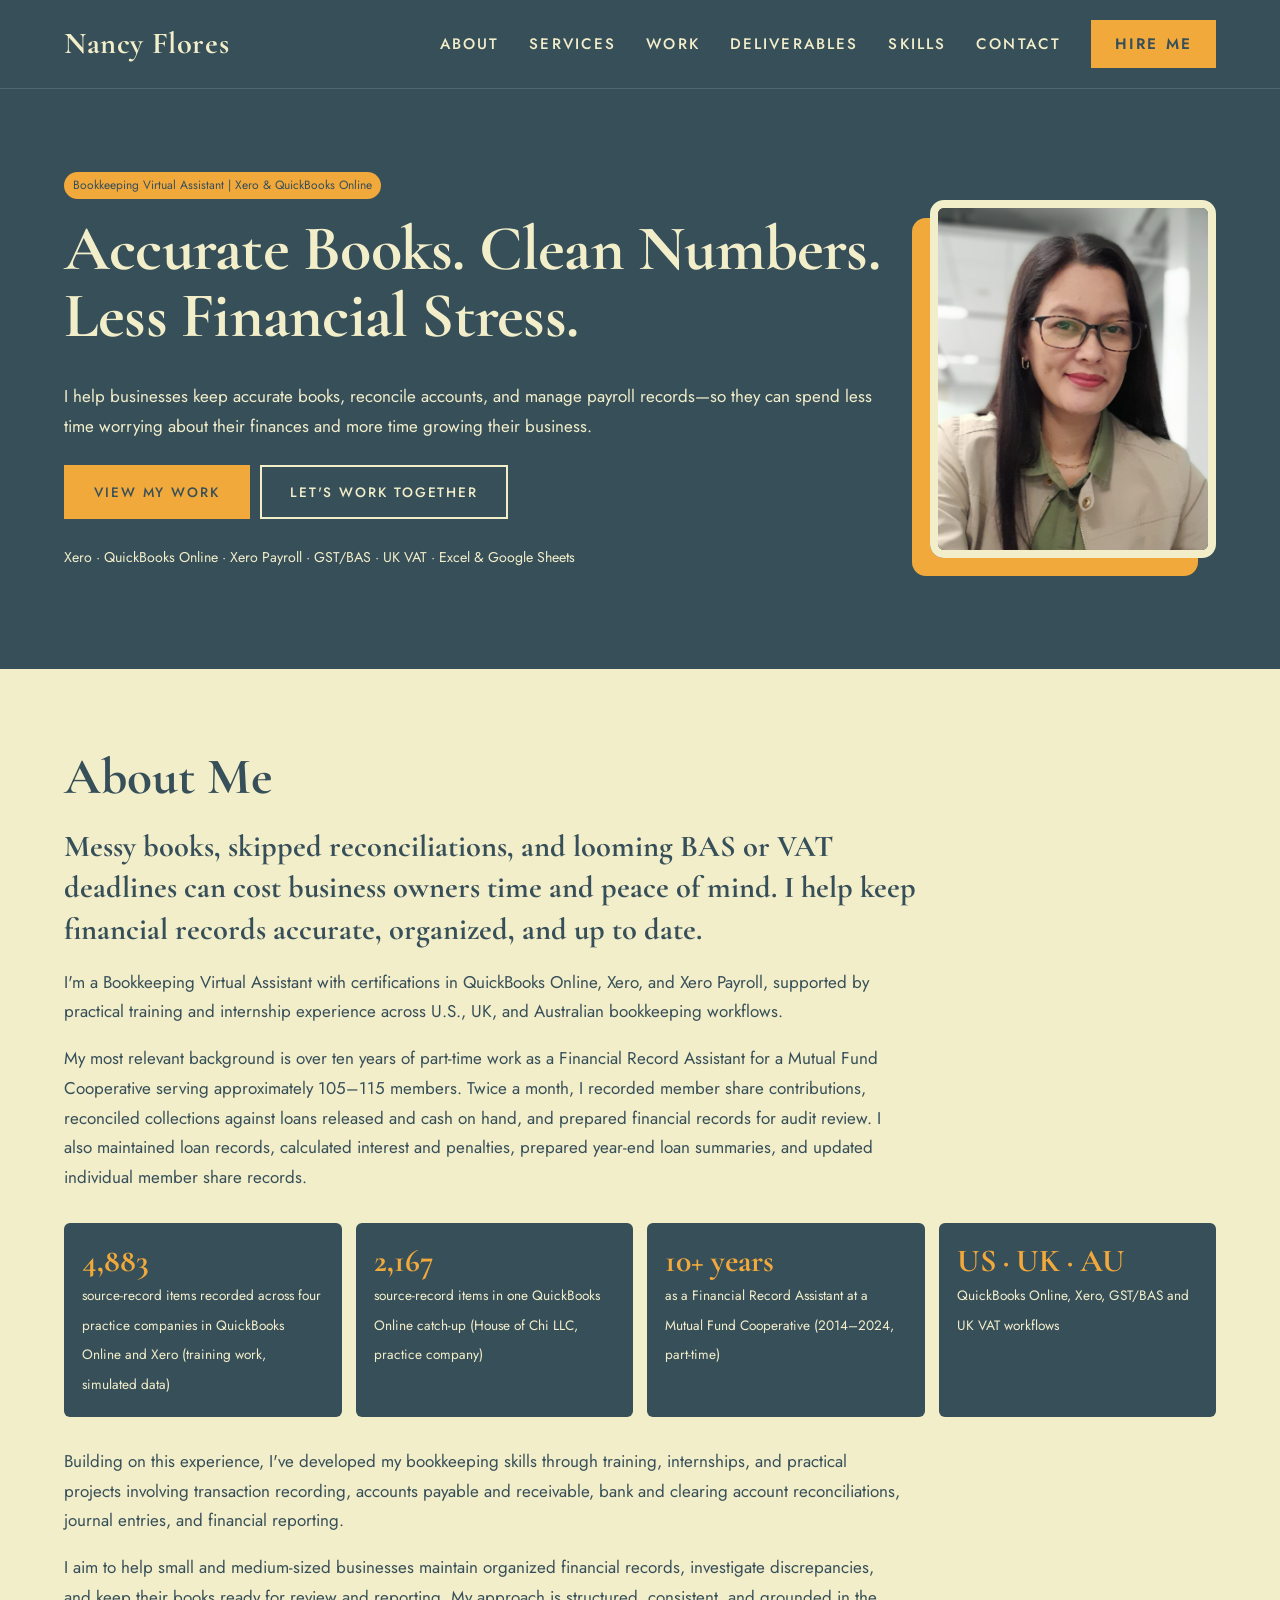
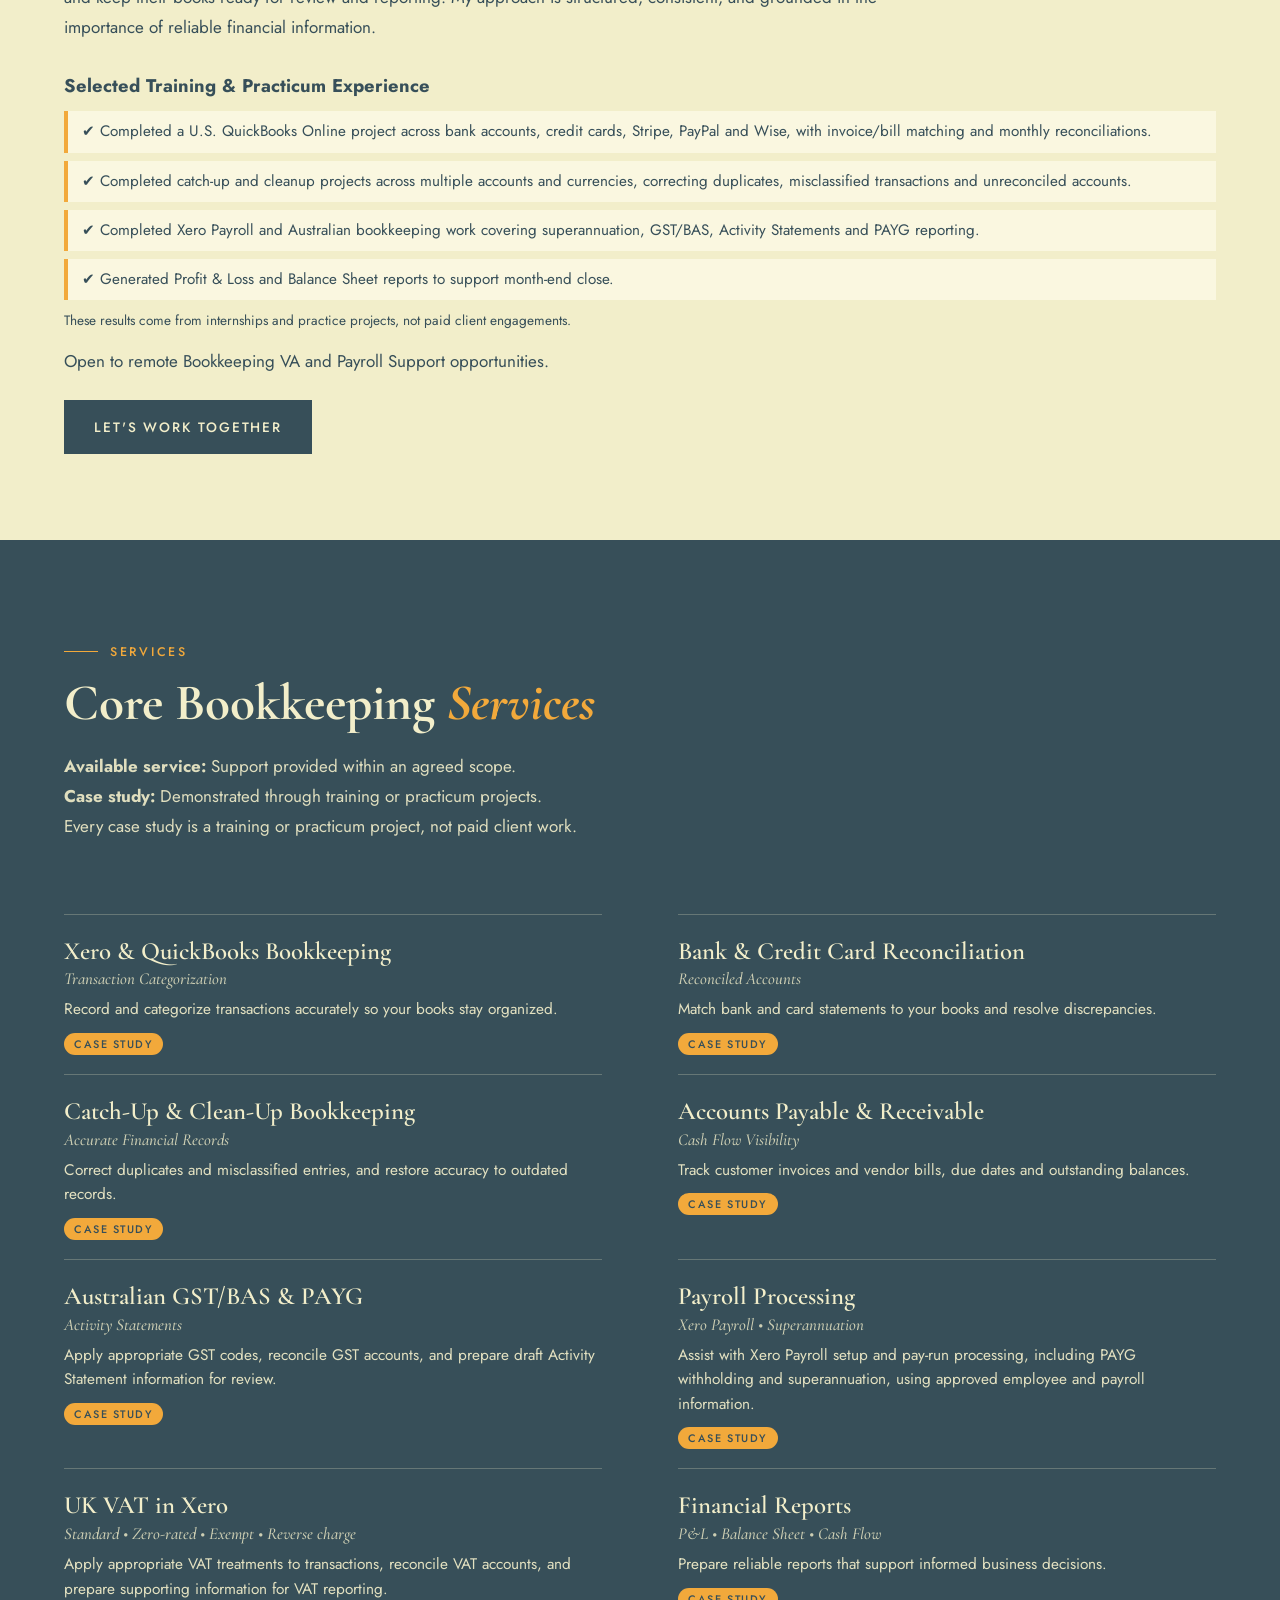
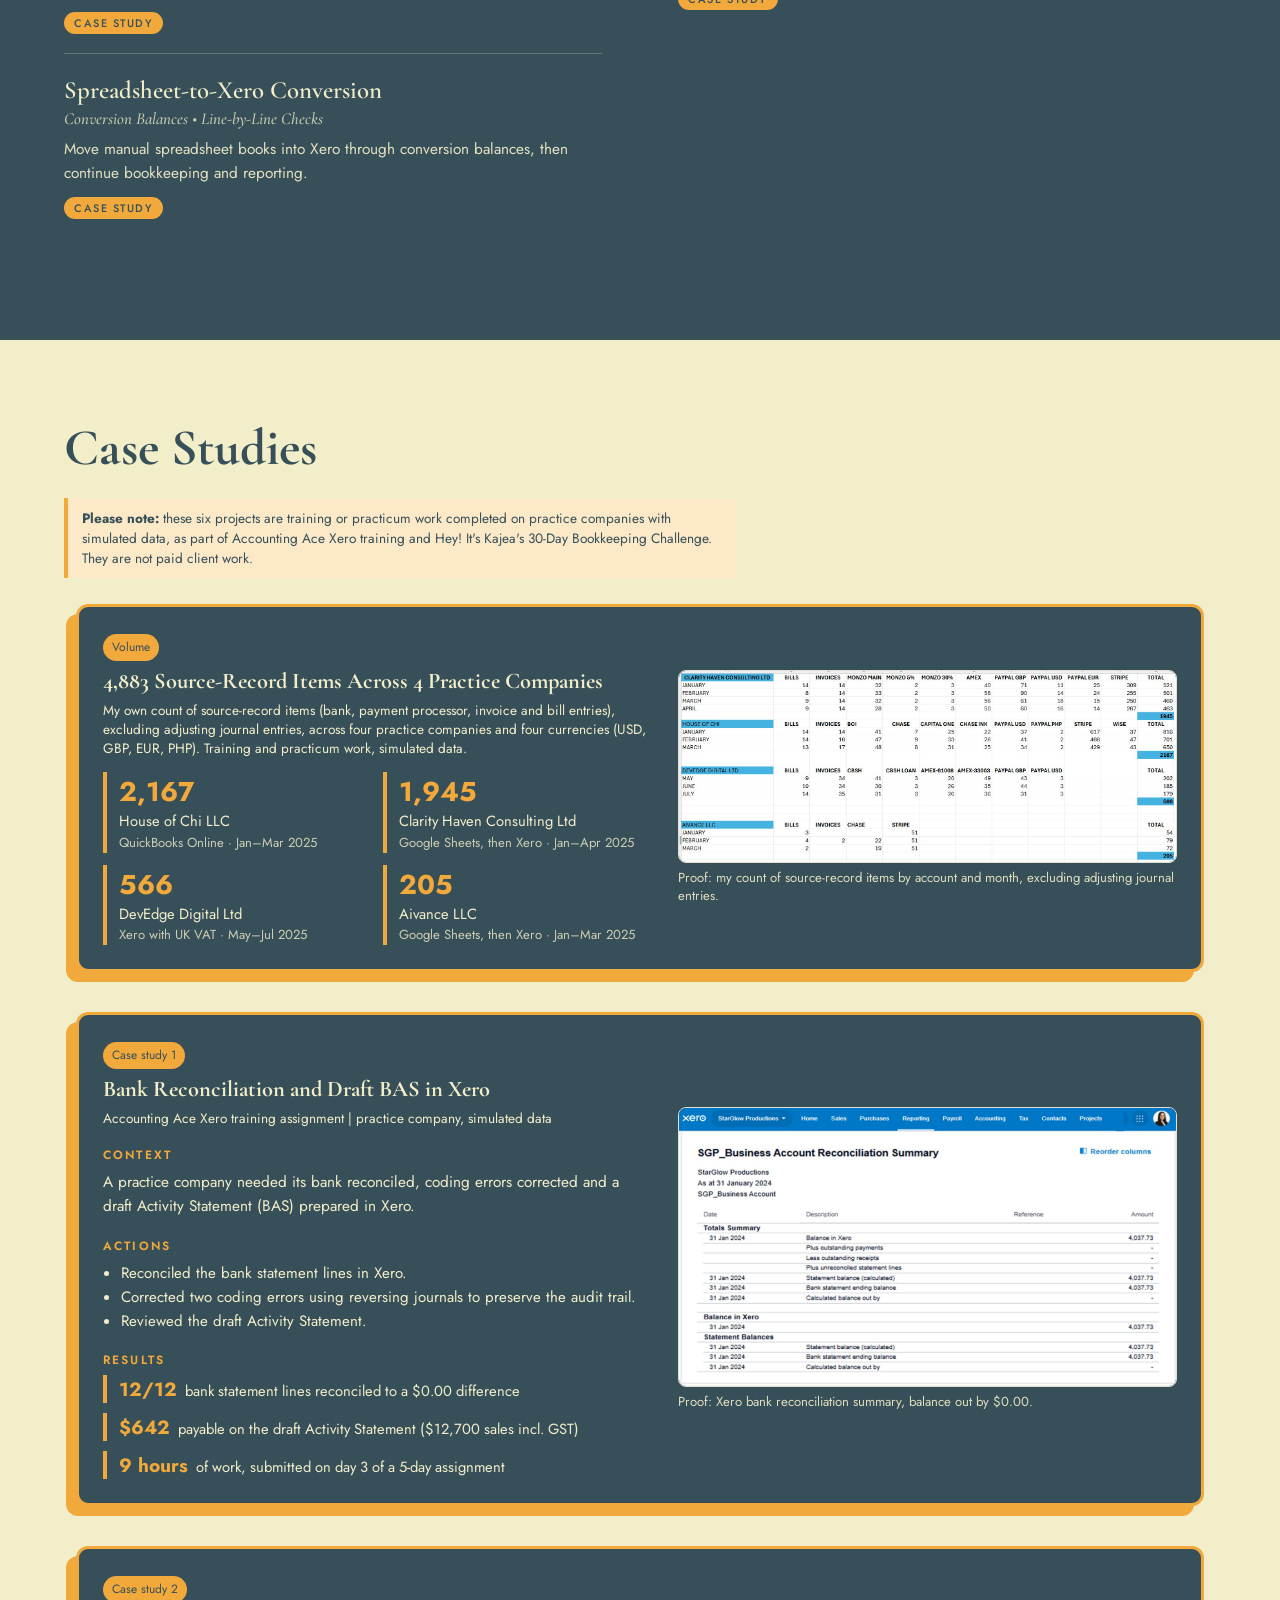
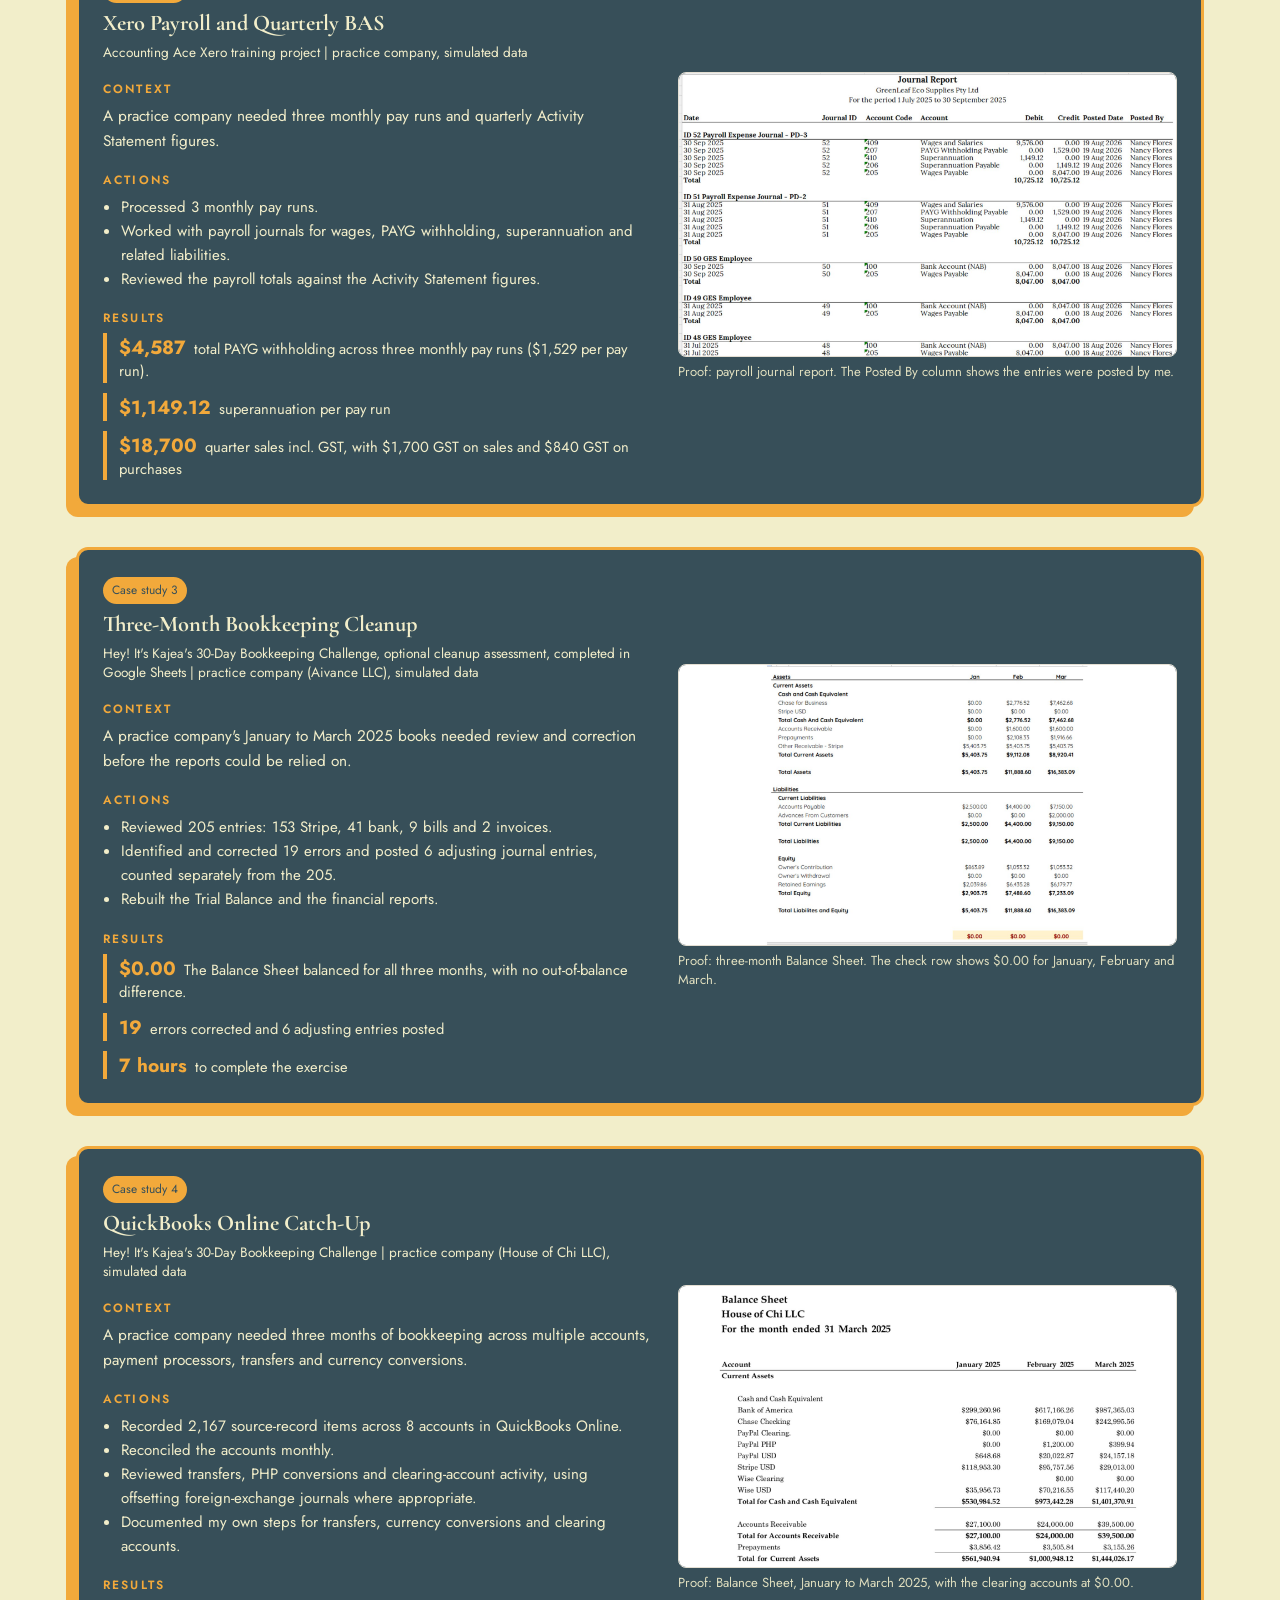
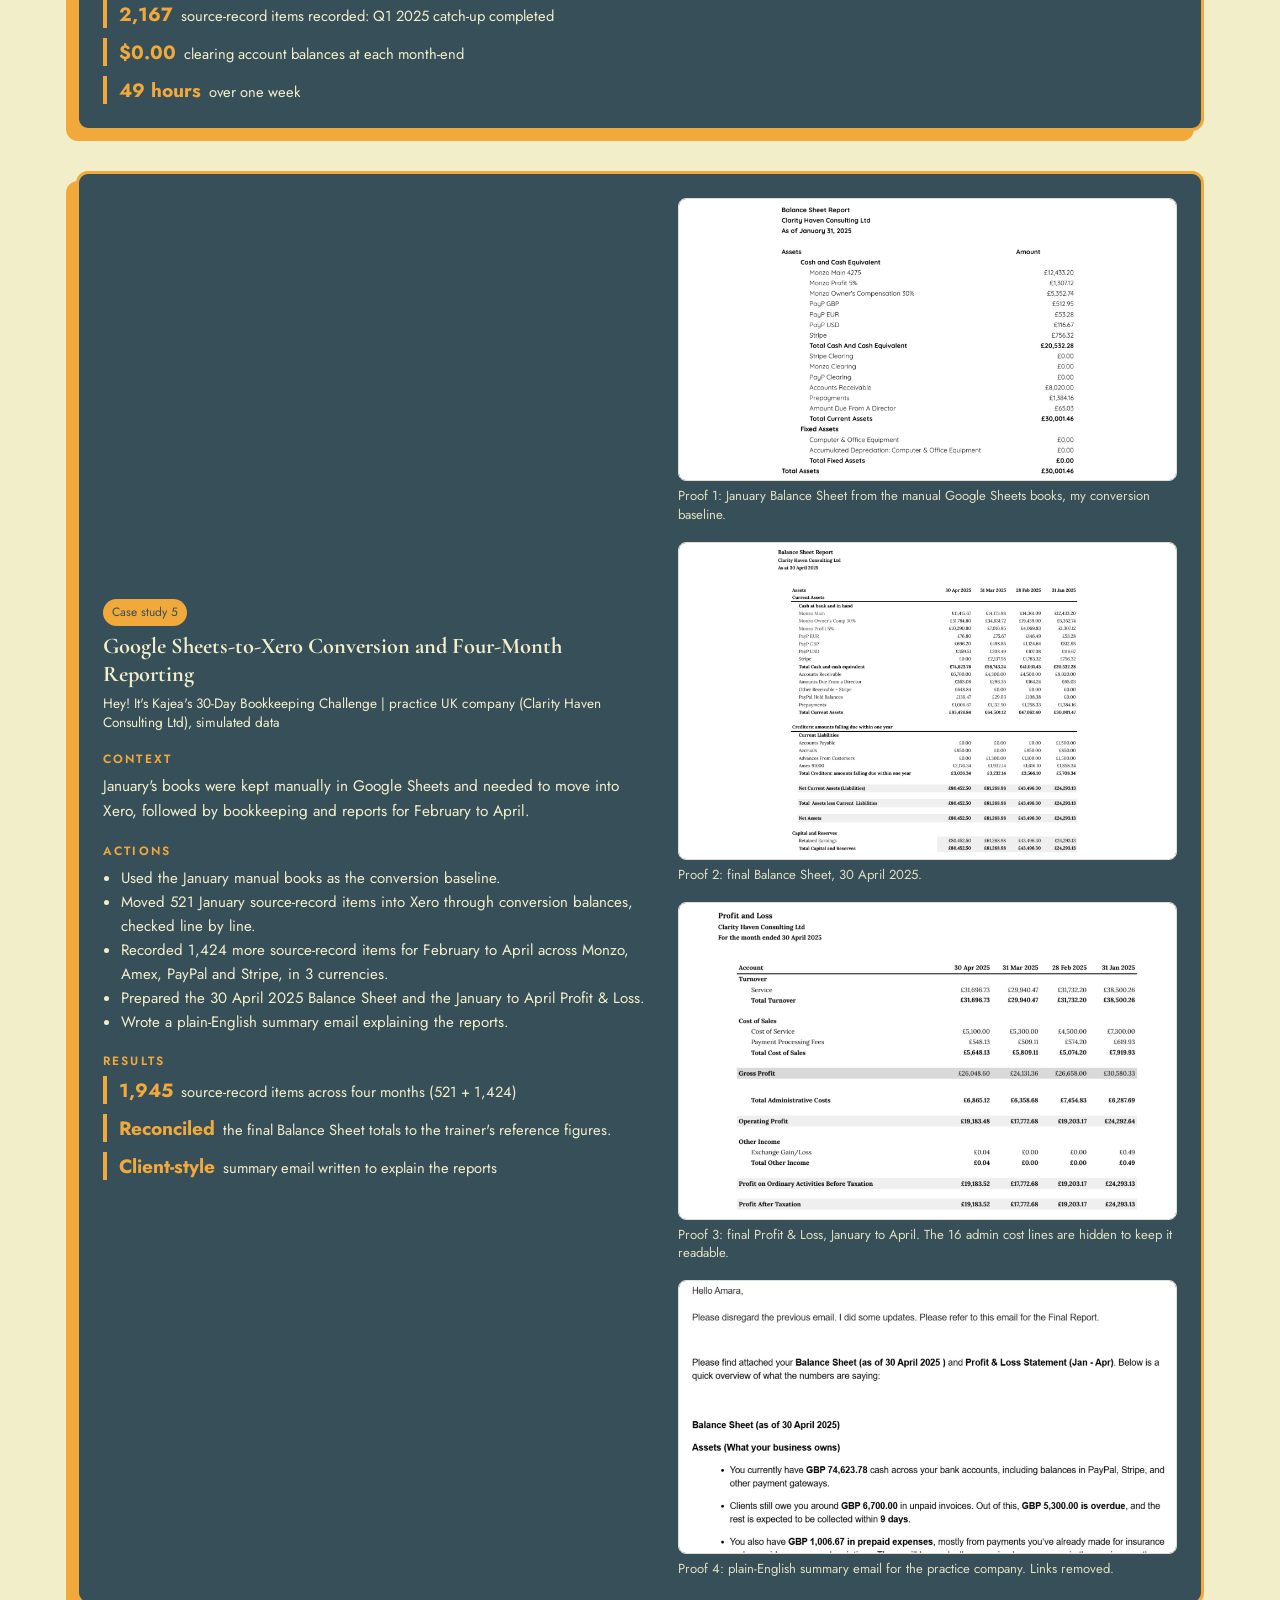
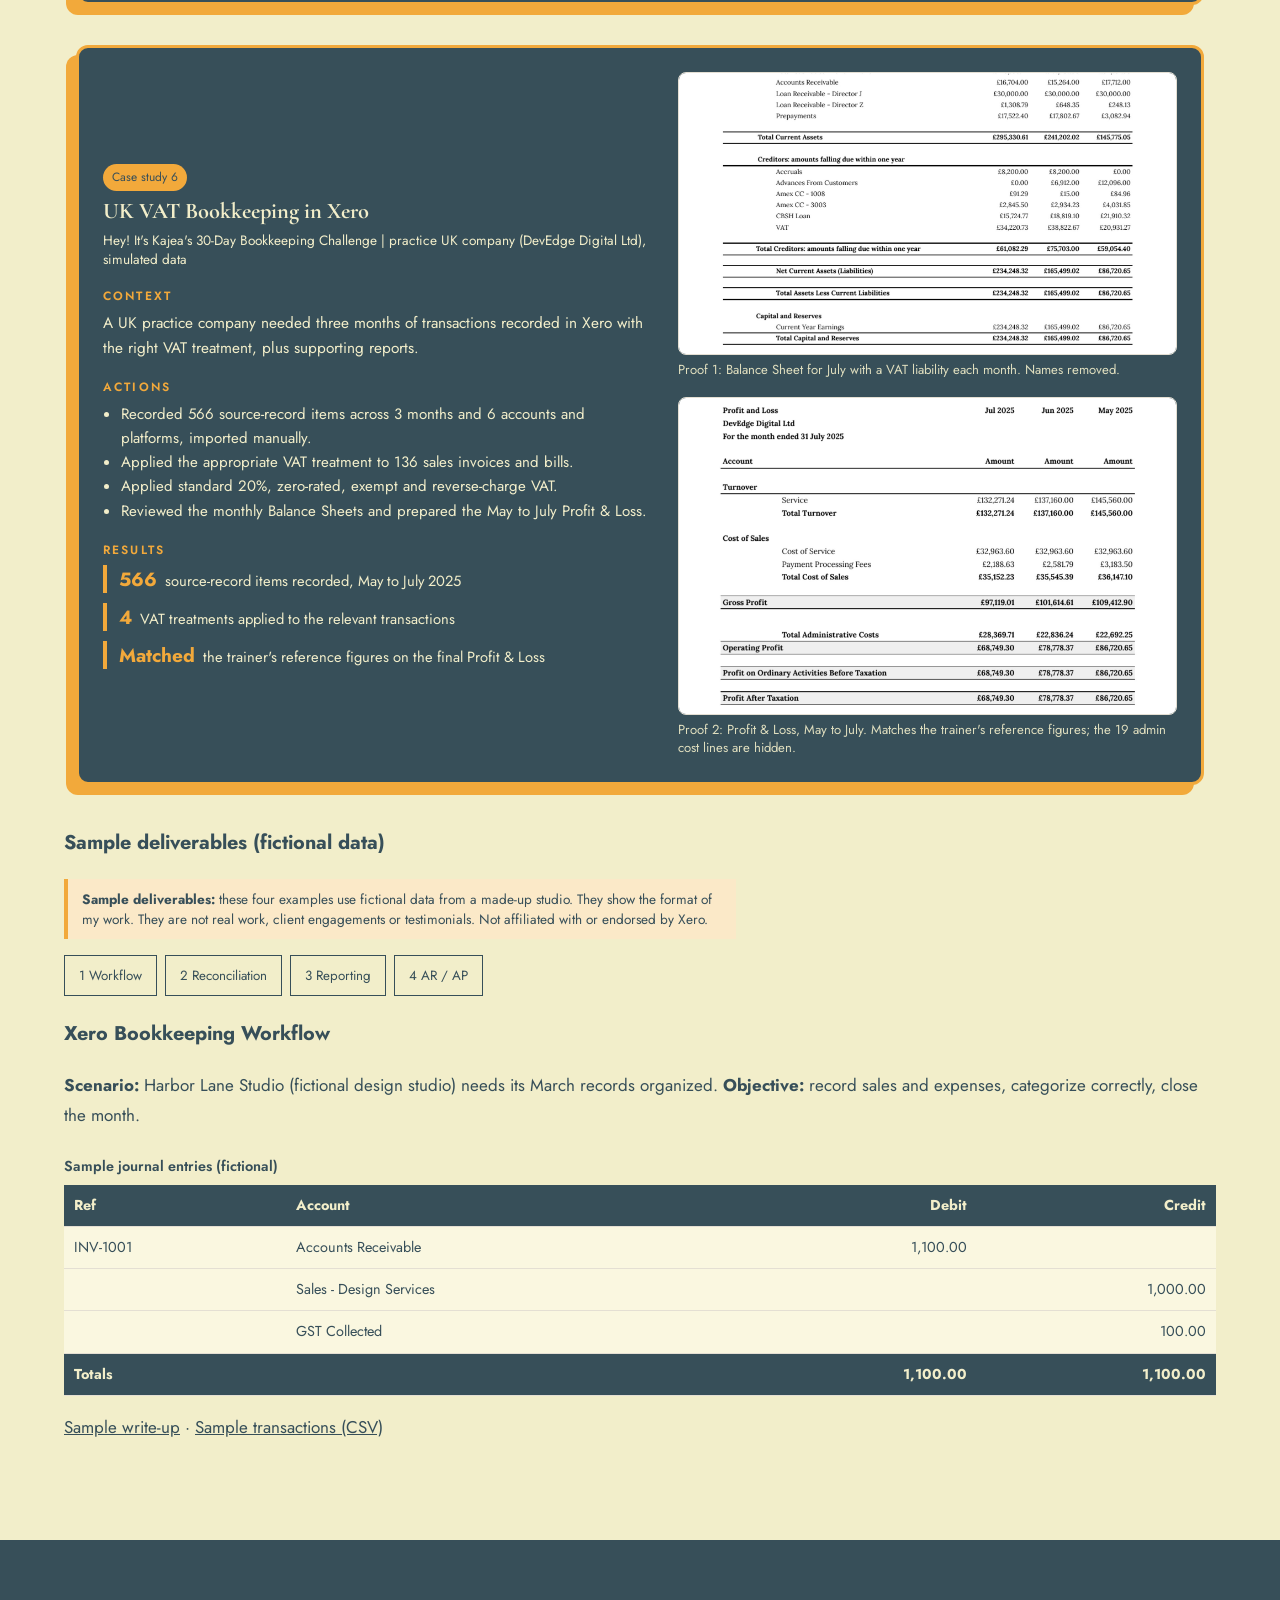
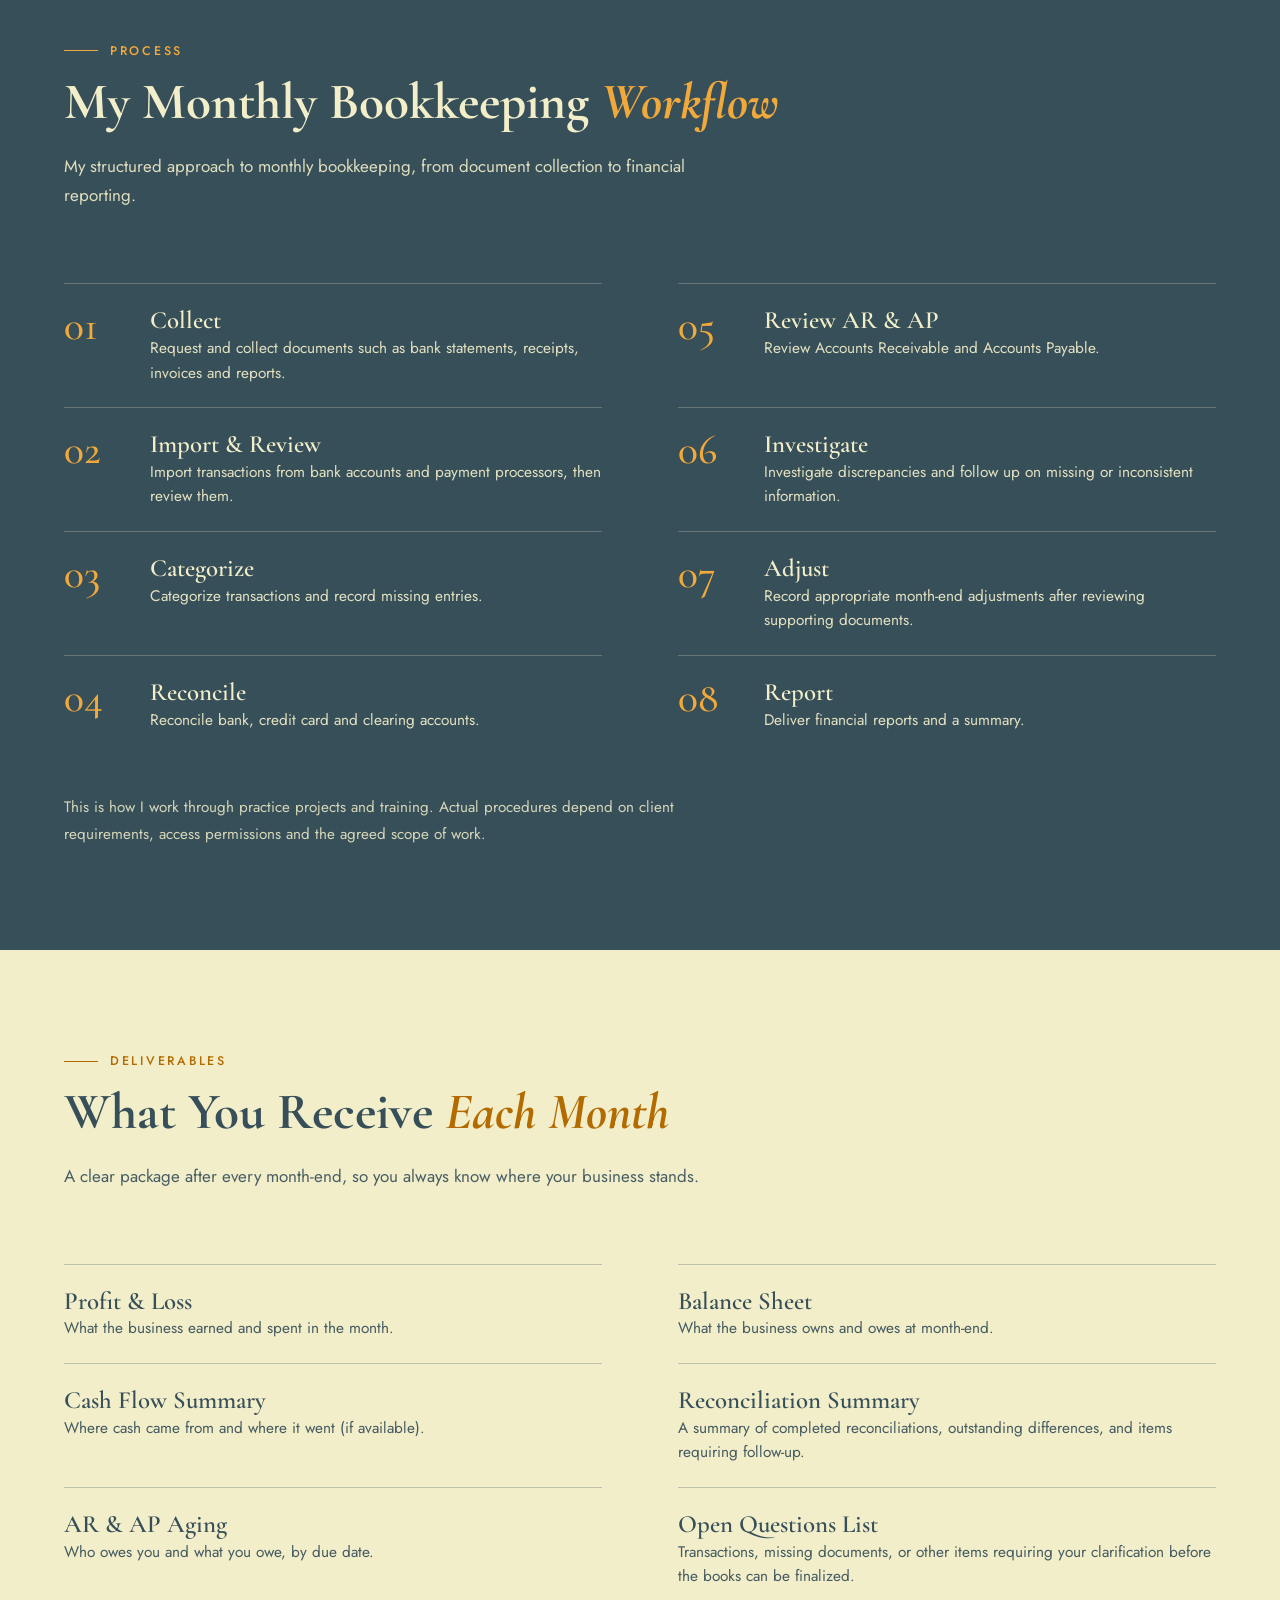
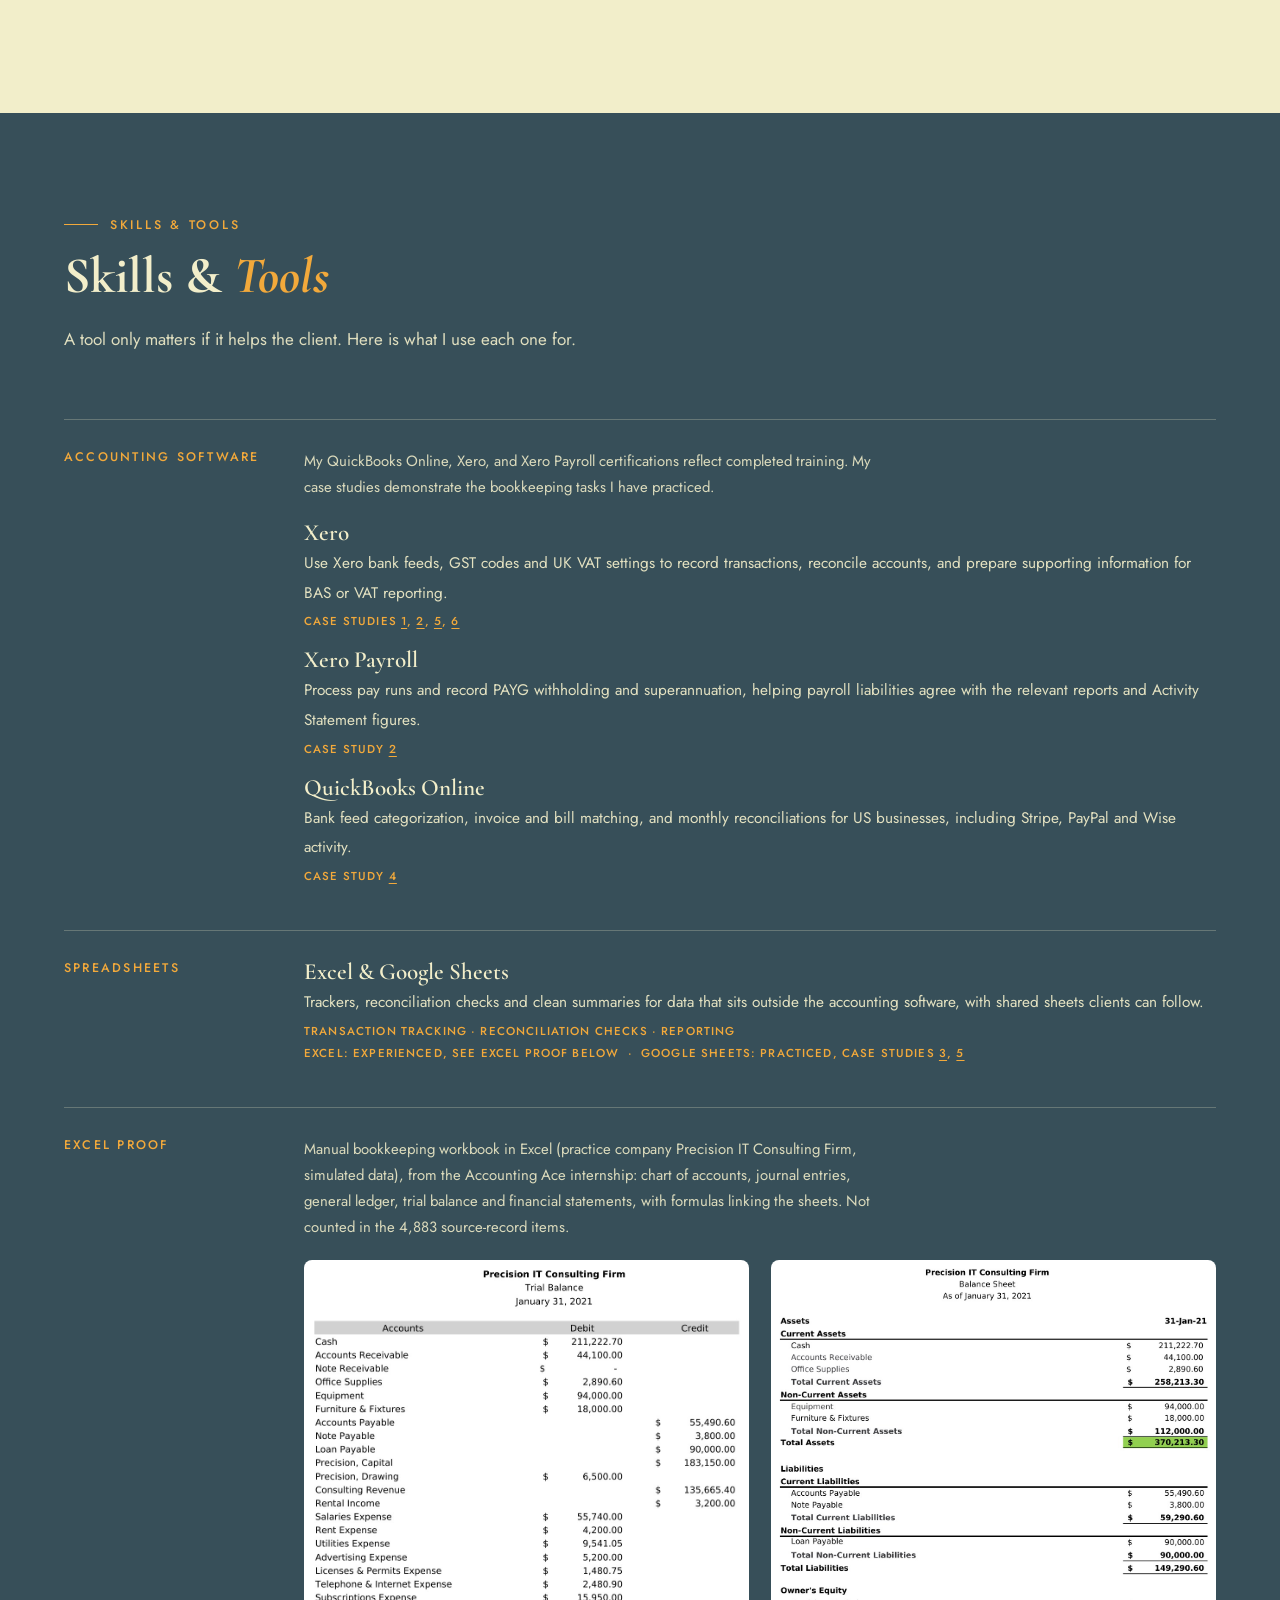
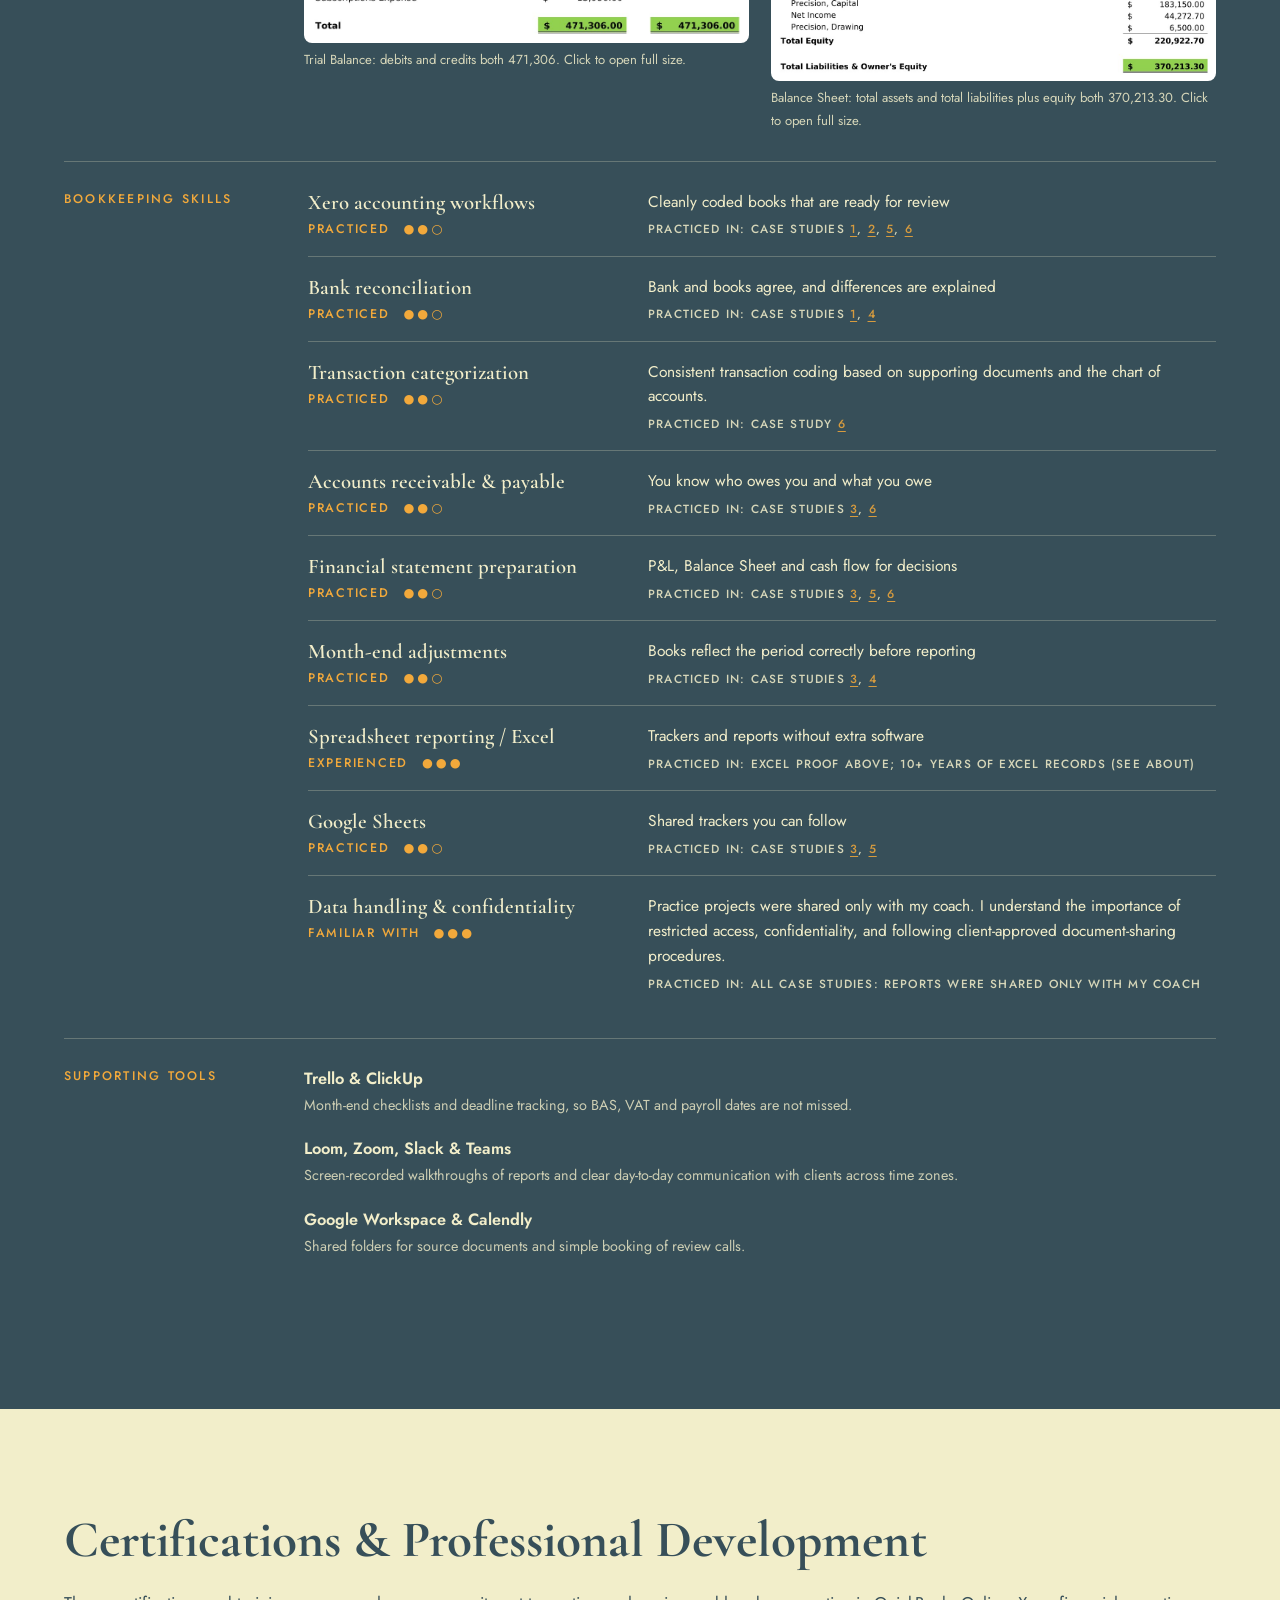
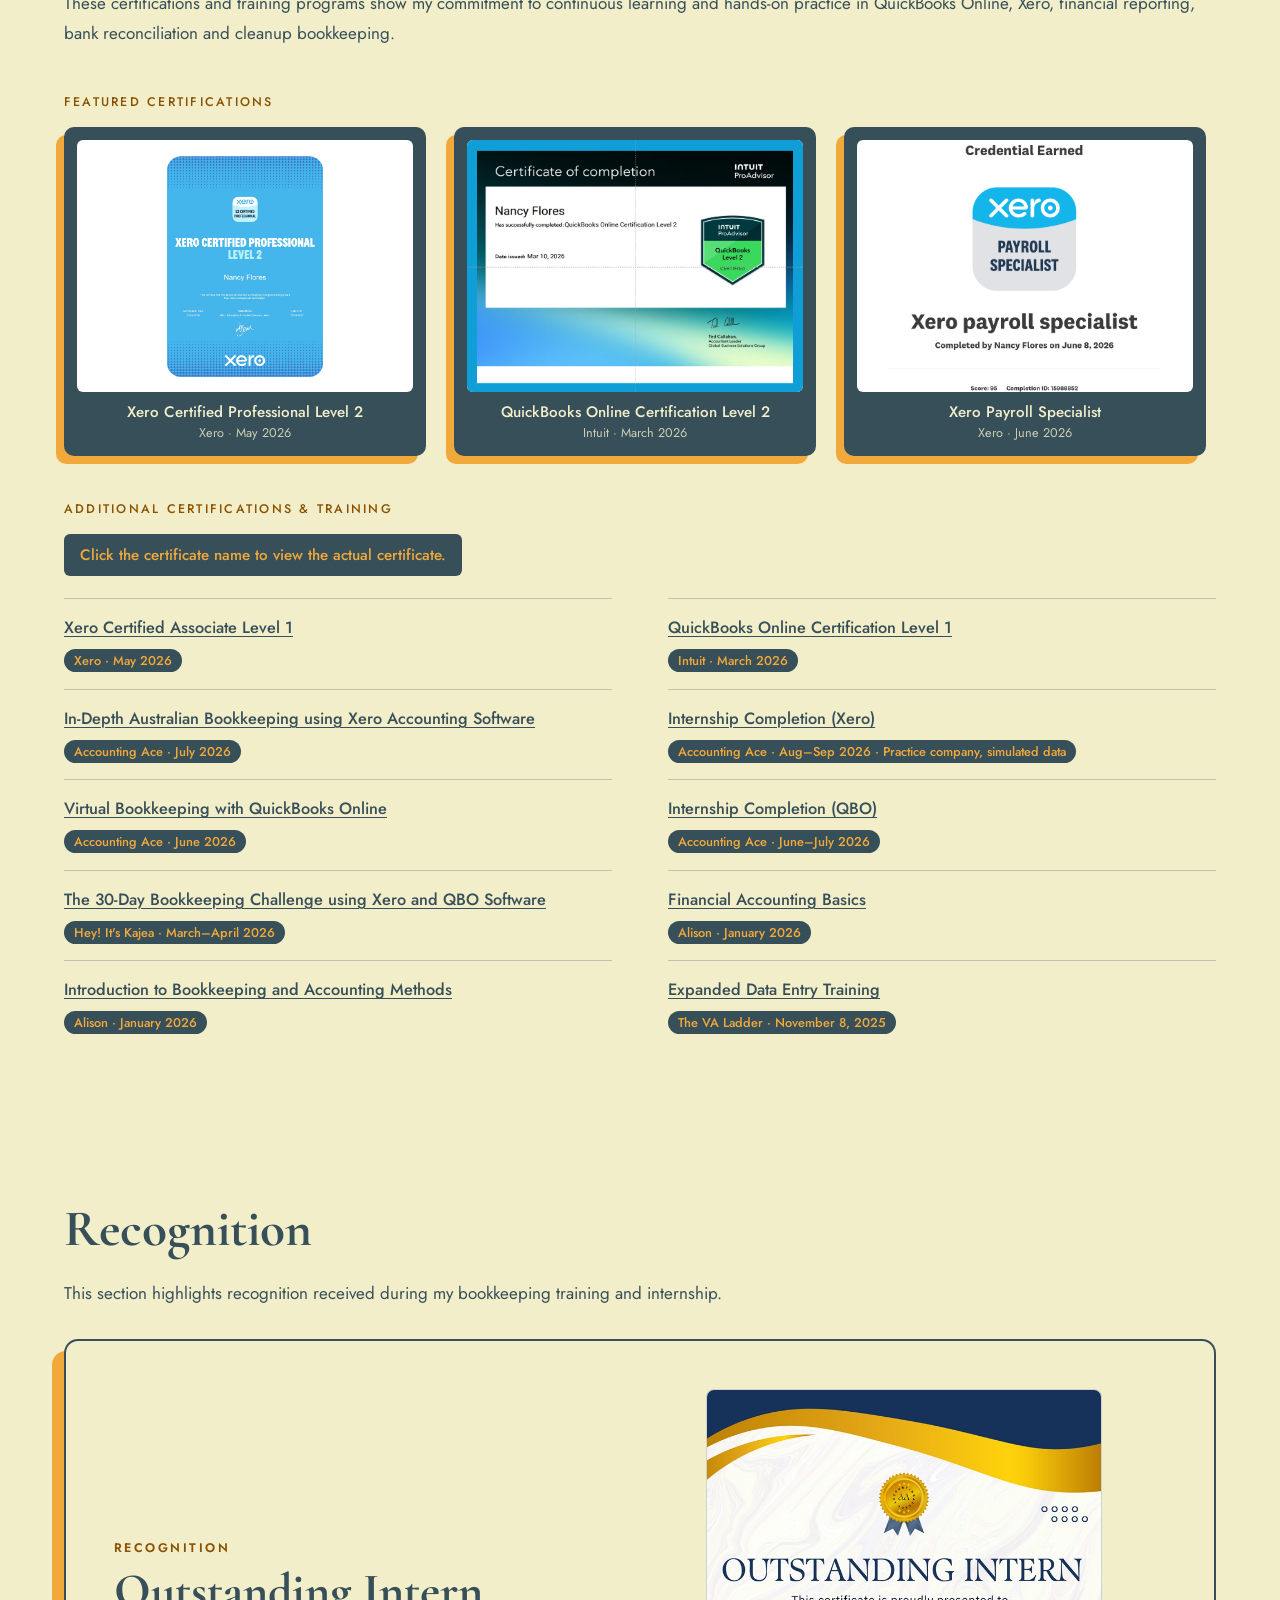
<file: index.html>
<!DOCTYPE html><html lang="en"><head><meta charset="utf-8"><meta name="viewport" content="width=device-width,initial-scale=1">
<title>Nancy Flores | Bookkeeping Virtual Assistant | Xero &amp; QuickBooks Online</title>
<meta name="description" content="Portfolio of Nancy Flores, remote Xero and QuickBooks Online bookkeeper: reconciliations, AP/AR, GST/BAS, UK VAT and financial reporting. Sample projects use fictional data.">
<link rel="stylesheet" 	href="css/style.css?v=3"></head><body>
<header><a href="#top"><strong>Nancy Flores</strong></a><button id="menu" aria-expanded="false" aria-controls="nav">Menu</button>
<nav id="nav" aria-label="Main"><a href="#about">About</a><a href="#services">Services</a><a href="#work">Work</a><a href="#workflow">Deliverables</a><a href="#skills">Skills</a><a href="#contact">Contact</a><a class="hire" href="#contact">Hire Me</a></nav></header>
<main id="top">
<section class="hero"><div><span class="tag b">Bookkeeping Virtual Assistant | Xero &amp; QuickBooks Online</span></footer>
<style>.hero h1{white-space:nowrap;letter-spacing:-.012em;font-size:min(6.4vw,2.9rem)}@media(max-width:899px){.hero{padding-left:4vw!important;padding-right:4vw!important}}@media(min-width:900px){.hero h1{font-size:clamp(1.7rem,2.6vw,3rem)}}</style><h1>Accurate Books. Clean Numbers.<br>Less Financial Stress.</h1> <script> (function(){ var h=document.querySelector('.hero h1'); if(h){ h.style.display='inline-block'; var fit=function(){h.style.fontSize='100px';var w=h.parentElement.clientWidth,n=h.offsetWidth;if(!n||!w)return;h.style.fontSize=Math.max(18,Math.min(Math.floor(100*w/n*.97),innerWidth>=900?64:60))+'px'}; fit();addEventListener('resize',fit);addEventListener('load',fit); if(document.fonts&&document.fonts.ready)document.fonts.ready.then(fit); } var s=document.createElement('style'); s.textContent='.pf img,.cg-i img,.rcx-f img{cursor:zoom-in}#lb2{position:fixed;inset:0;z-index:200;display:flex;flex-direction:column;align-items:center;justify-content:center;gap:14px;background:rgba(55,79,89,.95);visibility:hidden;opacity:0;transition:opacity .25s,visibility .25s}#lb2.o{visibility:visible;opacity:1}#lb2 img{max-width:94vw;max-height:80vh;background:#fff;border:6px solid #f2eeca;border-radius:12px;box-shadow:-14px 14px 0 #F2A93B}#lb2 p{margin:0;color:#f2eeca;font:.9rem Jost,system-ui,sans-serif;max-width:80vw;text-align:center}#lb2 button{position:absolute;top:16px;right:20px;background:#F2A93B;color:#374f59;border:0;border-radius:99px;font:700 .9rem Jost,system-ui,sans-serif;padding:10px 18px;cursor:pointer}'; document.head.appendChild(s); var b=document.createElement('div');b.id='lb2';b.setAttribute('role','dialog');b.setAttribute('aria-modal','true'); b.innerHTML='<button type="button">Close ✕</button><img alt=""><p></p>'; document.body.appendChild(b); var im=b.querySelector('img'),cp=b.querySelector('p'); var closeIt=function(){b.classList.remove('o');document.body.style.overflow=''}; document.addEventListener('click',function(e){ var t=e.target.closest&&e.target.closest('.pf img,.cg-i img,.rcx-f img'); if(t){e.preventDefault();e.stopPropagation();im.src=t.src;im.alt=t.alt;cp.textContent=t.alt;b.classList.add('o');document.body.style.overflow='hidden';return} if(b.classList.contains('o')&&e.target!==im)closeIt() },true); document.addEventListener('keydown',function(e){if(e.key==='Escape')closeIt()}); })(); </script>
<p>I help businesses keep accurate books, reconcile accounts, and manage payroll records—so they can spend less time worrying about their finances and more time growing their business.</p>
<a class="btn p" href="#work">View My Work</a><a class="btn" href="#contact">Let's Work Together</a>
<p><small>Xero · QuickBooks Online · Xero Payroll · GST/BAS · UK VAT · Excel &amp; Google Sheets</small></p></div>
<img src="profile.jpeg" alt="Nancy Flores, bookkeeper" class="portrait"></section>

<div class="alt"><section id="about" style="max-width:1100px">
<style>
.ab-lead{font:700 clamp(1.3rem,3vw,1.9rem)/1.35 'Cormorant Garamond',Georgia,serif;max-width:860px;margin:0 0 18px}
.ab-stats{display:grid;grid-template-columns:repeat(auto-fit,minmax(200px,1fr));gap:14px;margin:30px 0}
.ab-stats div{background:var(--ink);color:var(--paper);padding:18px;border-radius:6px}
.ab-stats b{display:block;font:700 2rem 'Cormorant Garamond',Georgia,serif;color:var(--sand)}
.ab-stats span{font:.85rem/1.4 Jost,system-ui,sans-serif}
.ab-list{list-style:none;padding:0;margin:0}
.ab-list li{background:var(--white);border-left:4px solid var(--sand);padding:10px 14px;margin-bottom:8px;font:.95rem/1.4 Jost,system-ui,sans-serif}
.ab-list li:before{content:"\2714  ";font-weight:700}
.ab-h{font:700 1.15rem Jost,system-ui,sans-serif;margin:30px 0 12px}
</style>
<h2>About Me</h2>
<p class="ab-lead">Messy books, skipped reconciliations, and looming BAS or VAT deadlines can cost business owners time and peace of mind. I help keep financial records accurate, organized, and up to date.</p>
<p>I'm a Bookkeeping Virtual Assistant with certifications in QuickBooks Online, Xero, and Xero Payroll, supported by practical training and internship experience across U.S., UK, and Australian bookkeeping workflows.</p>
<p>My most relevant background is over ten years of part-time work as a Financial Record Assistant for a Mutual Fund Cooperative serving approximately 105–115 members. Twice a month, I recorded member share contributions, reconciled collections against loans released and cash on hand, and prepared financial records for audit review. I also maintained loan records, calculated interest and penalties, prepared year-end loan summaries, and updated individual member share records.</p>
<div class="ab-stats">
<div><b>4,883</b><span>source-record items recorded across four practice companies in QuickBooks Online and Xero (training work, simulated data)</span></div>
<div><b>2,167</b><span>source-record items in one QuickBooks Online catch-up (House of Chi LLC, practice company)</span></div>
<div><b>10+ years</b><span>as a Financial Record Assistant at a Mutual Fund Cooperative (2014–2024, part-time)</span></div>
<div><b>US · UK · AU</b><span>QuickBooks Online, Xero, GST/BAS and UK VAT workflows</span></div></div>
<p>Building on this experience, I've developed my bookkeeping skills through training, internships, and practical projects involving transaction recording, accounts payable and receivable, bank and clearing account reconciliations, journal entries, and financial reporting.</p>
<p>I aim to help small and medium-sized businesses maintain organized financial records, investigate discrepancies, and keep their books ready for review and reporting. My approach is structured, consistent, and grounded in the importance of reliable financial information.</p>
<p class="ab-h">Selected Training &amp; Practicum Experience</p>
<ul class="ab-list">
<li>Completed a U.S. QuickBooks Online project across bank accounts, credit cards, Stripe, PayPal and Wise, with invoice/bill matching and monthly reconciliations.</li>
<li>Completed catch-up and cleanup projects across multiple accounts and currencies, correcting duplicates, misclassified transactions and unreconciled accounts.</li>
<li>Completed Xero Payroll and Australian bookkeeping work covering superannuation, GST/BAS, Activity Statements and PAYG reporting.</li>
<li>Generated Profit &amp; Loss and Balance Sheet reports to support month-end close.</li></ul>
<p style="font:.85rem Jost,system-ui,sans-serif;margin-top:10px">These results come from internships and practice projects, not paid client engagements.</p>

<p>Open to remote Bookkeeping VA and Payroll Support opportunities.</p>
<a class="btn p" href="#contact">Let's Work Together</a></section></div>

<section id="services" class="ed">
<style>
main section.ed{background:#374f59;color:#f2eeca;padding:clamp(56px,8vw,104px) 5vw;--ac:#F2A93B;--ln:rgba(242,238,202,.25)}
main section.ed.cr{background:#f2eeca;color:#374f59;--ac:#b36b00;--ln:rgba(55,79,89,.28)}
.ed-in{max-width:1180px;margin:0 auto}
.ed-eb{display:flex;align-items:center;gap:12px;margin:0 0 14px;font:500 .78rem Jost,system-ui,sans-serif;letter-spacing:.22em;text-transform:uppercase;color:var(--ac)}.ed-eb::before{content:"";width:34px;height:1px;background:currentColor}
.ed h2 em{font-style:italic;color:var(--ac)}
.ed-lead{max-width:64ch;margin:0 0 clamp(44px,6vw,72px);opacity:.9}
.ed-rows{display:grid;grid-template-columns:1fr 1fr;column-gap:clamp(32px,6vw,88px)}
.ed-row{padding:22px 0;border-top:1px solid var(--ln)}
.ed-row h3{font:600 1.55rem/1.2 'Cormorant Garamond',Georgia,serif;margin:0}
.ed-sub{font:italic 500 1.05rem 'Cormorant Garamond',Georgia,serif;opacity:.8;margin:2px 0 8px}
.ed-row p{margin:0;font-size:.96rem;line-height:1.6;opacity:.92}
.ed-tg{margin-top:14px;font:500 .68rem Jost,system-ui,sans-serif;letter-spacing:.14em;text-transform:uppercase;color:var(--ac)}
.ed-tg span:first-child{background:#F2A93B;color:#374f59;padding:3px 10px;border-radius:99px}.ed-tg span+span{margin-left:12px;opacity:.8}
.ed-st{display:grid;grid-template-columns:70px 1fr;gap:16px;align-items:start}
.ed-n{font:500 2.6rem/1 'Cormorant Garamond',Georgia,serif;color:var(--ac)}
.ed-wf{grid-auto-flow:column;grid-template-rows:repeat(4,auto)}
.ed-note{margin:40px 0 0;max-width:70ch;font-size:.95rem;opacity:.85}
@media(max-width:820px){.ed-rows{grid-template-columns:1fr}.ed-wf{grid-auto-flow:row;grid-template-rows:none}}
</style>
<div class="ed-in"><p class="ed-eb">Services</p><h2>Core Bookkeeping <em>Services</em></h2>
<p class="ed-lead"><strong>Available service:</strong> Support provided within an agreed scope.<br><strong>Case study:</strong> Demonstrated through training or practicum projects.<br>Every case study is a training or practicum project, not paid client work.</p>
<div class="ed-rows">
<div class="ed-row"><h3>Xero &amp; QuickBooks Bookkeeping</h3><div class="ed-sub">Transaction Categorization</div><p>Record and categorize transactions accurately so your books stay organized.</p><div class="ed-tg"><span>Case study</span></div></div>
<div class="ed-row"><h3>Bank &amp; Credit Card Reconciliation</h3><div class="ed-sub">Reconciled Accounts</div><p>Match bank and card statements to your books and resolve discrepancies.</p><div class="ed-tg"><span>Case study</span></div></div>
<div class="ed-row"><h3>Catch-Up &amp; Clean-Up Bookkeeping</h3><div class="ed-sub">Accurate Financial Records</div><p>Correct duplicates and misclassified entries, and restore accuracy to outdated records.</p><div class="ed-tg"><span>Case study</span></div></div>
<div class="ed-row"><h3>Accounts Payable &amp; Receivable</h3><div class="ed-sub">Cash Flow Visibility</div><p>Track customer invoices and vendor bills, due dates and outstanding balances.</p><div class="ed-tg"><span>Case study</span></div></div>
<div class="ed-row"><h3>Australian GST/BAS &amp; PAYG</h3><div class="ed-sub">Activity Statements</div><p>Apply appropriate GST codes, reconcile GST accounts, and prepare draft Activity Statement information for review.</p><div class="ed-tg"><span>Case study</span></div></div>
<div class="ed-row"><h3>Payroll Processing</h3><div class="ed-sub">Xero Payroll • Superannuation</div><p>Assist with Xero Payroll setup and pay-run processing, including PAYG withholding and superannuation, using approved employee and payroll information.</p><div class="ed-tg"><span>Case study</span></div></div>
<div class="ed-row"><h3>UK VAT in Xero</h3><div class="ed-sub">Standard • Zero-rated • Exempt • Reverse charge</div><p>Apply appropriate VAT treatments to transactions, reconcile VAT accounts, and prepare supporting information for VAT reporting.</p><div class="ed-tg"><span>Case study</span></div></div>
<div class="ed-row"><h3>Financial Reports</h3><div class="ed-sub">P&amp;L • Balance Sheet • Cash Flow</div><p>Prepare reliable reports that support informed business decisions.</p><div class="ed-tg"><span>Case study</span></div></div>
<div class="ed-row"><h3>Spreadsheet-to-Xero Conversion</h3><div class="ed-sub">Conversion Balances • Line-by-Line Checks</div><p>Move manual spreadsheet books into Xero through conversion balances, then continue bookkeeping and reporting.</p><div class="ed-tg"><span>Case study</span></div></div>
</div></div></section>
<div class="alt"><section id="work" style="max-width:1100px">
<style>
.cs{display:grid;grid-template-columns:1.1fr 1fr;gap:26px;align-items:center;background:var(--ink);color:var(--paper);border:3px solid var(--sand);border-radius:12px;padding:24px;margin:26px 12px 40px;box-shadow:-10px 10px 0 var(--sand)}
.cs h3{font:700 1.4rem/1.25 'Cormorant Garamond',Georgia,serif;margin:6px 0}
.cs small{font:.85rem/1.4 Jost,system-ui;display:block;margin-bottom:14px}
.cs-s{display:grid;gap:10px}
.cs-s div{font:.92rem/1.45 Jost,system-ui;border-left:4px solid var(--sand);padding-left:12px}
.cs-s b{font:700 1.2rem Jost,system-ui;margin-right:4px;color:var(--sand)}
.cs img{width:100%;border-radius:8px;border:1px solid #e4dfd3}
@media(max-width:760px){.cs{grid-template-columns:1fr}}
</style>
<h2>Case Studies</h2>
<p class="note"><strong>Please note:</strong> these six projects are training or practicum work completed on practice companies with simulated data, as part of Accounting Ace Xero training and Hey! It's Kajea's 30-Day Bookkeeping Challenge. They are not paid client work.</p>

<style>
.cs-l{font:600 .75rem Jost,system-ui;letter-spacing:.18em;text-transform:uppercase;color:var(--sand);margin:18px 0 6px}
.cs-t{margin:0;font:400 .96rem/1.6 Jost,system-ui}
.cs ul{margin:0;padding-left:18px;font:400 .94rem/1.6 Jost,system-ui}
</style>
<style>
.cs-l{font:600 .75rem Jost,system-ui;letter-spacing:.18em;text-transform:uppercase;color:var(--sand);margin:18px 0 6px}
.cs-t{margin:0;font:400 .96rem/1.6 Jost,system-ui}
.cs ul{margin:0;padding-left:18px;font:400 .94rem/1.6 Jost,system-ui}
.pf{display:grid;gap:18px}.pf figure{margin:0}
.pf img{width:100%;border-radius:8px;border:1px solid #e4dfd3;background:#fff;display:block}
.pf figcaption{font:400 .82rem/1.4 Jost,system-ui;margin-top:6px;opacity:.9}
.vg{display:grid;grid-template-columns:repeat(2,1fr);gap:12px;margin-top:14px}
.vg div{border-left:4px solid var(--sand);padding-left:12px;font:400 .92rem/1.4 Jost,system-ui}
.vg b{display:block;font:700 1.7rem Jost,system-ui;color:var(--sand)}
.vg i{font-style:normal;opacity:.8;font-size:.82rem}
@media(max-width:560px){.vg{grid-template-columns:1fr}}
</style>
<article class="cs"><div><span class="tag">Volume</span><h3>4,883 Source-Record Items Across 4 Practice Companies</h3><small>My own count of source-record items (bank, payment processor, invoice and bill entries), excluding adjusting journal entries, across four practice companies and four currencies (USD, GBP, EUR, PHP). Training and practicum work, simulated data.</small>
<div class="vg"><div><b>2,167</b>House of Chi LLC<br><i>QuickBooks Online · Jan–Mar 2025</i></div><div><b>1,945</b>Clarity Haven Consulting Ltd<br><i>Google Sheets, then Xero · Jan–Apr 2025</i></div><div><b>566</b>DevEdge Digital Ltd<br><i>Xero with UK VAT · May–Jul 2025</i></div><div><b>205</b>Aivance LLC<br><i>Google Sheets, then Xero · Jan–Mar 2025</i></div></div></div>
<div class="pf"><figure><img src="proof-volume.jpg" alt="Spreadsheet of entries by account and month for four practice companies" loading="lazy"><figcaption>Proof: my count of source-record items by account and month, excluding adjusting journal entries.</figcaption></figure></div></article>

<article class="cs" id="cs1"><div><span class="tag">Case study 1</span><h3>Bank Reconciliation and Draft BAS in Xero</h3><small>Accounting Ace Xero training assignment | practice company, simulated data</small>
<p class="cs-l">Context</p><p class="cs-t">A practice company needed its bank reconciled, coding errors corrected and a draft Activity Statement (BAS) prepared in Xero.</p>
<p class="cs-l">Actions</p><ul><li>Reconciled the bank statement lines in Xero.</li><li>Corrected two coding errors using reversing journals to preserve the audit trail.</li><li>Reviewed the draft Activity Statement.</li></ul>
<p class="cs-l">Results</p><div class="cs-s"><div><b>12/12</b> bank statement lines reconciled to a $0.00 difference</div><div><b>$642</b> payable on the draft Activity Statement ($12,700 sales incl. GST)</div><div><b>9 hours</b> of work, submitted on day 3 of a 5-day assignment</div></div></div>
<div class="pf"><figure><img src="proof-1.jpg" alt="Xero bank reconciliation summary for a practice company showing a balance out by of zero" loading="lazy"><figcaption>Proof: Xero bank reconciliation summary, balance out by $0.00.</figcaption></figure></div></article>

<article class="cs" id="cs2"><div><span class="tag">Case study 2</span><h3>Xero Payroll and Quarterly BAS</h3><small>Accounting Ace Xero training project | practice company, simulated data</small>
<p class="cs-l">Context</p><p class="cs-t">A practice company needed three monthly pay runs and quarterly Activity Statement figures.</p>
<p class="cs-l">Actions</p><ul><li>Processed 3 monthly pay runs.</li><li>Worked with payroll journals for wages, PAYG withholding, superannuation and related liabilities.</li><li>Reviewed the payroll totals against the Activity Statement figures.</li></ul>
<p class="cs-l">Results</p><div class="cs-s"><div><b>$4,587</b> total PAYG withholding across three monthly pay runs ($1,529 per pay run).</div><div><b>$1,149.12</b> superannuation per pay run</div><div><b>$18,700</b> quarter sales incl. GST, with $1,700 GST on sales and $840 GST on purchases</div></div></div>
<div class="pf"><figure><img src="proof-2.jpg" alt="Xero payroll journal report for a practice company with the Posted By column showing Nancy Flores" loading="lazy"><figcaption>Proof: payroll journal report. The Posted By column shows the entries were posted by me.</figcaption></figure></div></article>

<article class="cs" id="cs3"><div><span class="tag">Case study 3</span><h3>Three-Month Bookkeeping Cleanup</h3><small>Hey! It's Kajea's 30-Day Bookkeeping Challenge, optional cleanup assessment, completed in Google Sheets | practice company (Aivance LLC), simulated data</small>
<p class="cs-l">Context</p><p class="cs-t">A practice company's January to March 2025 books needed review and correction before the reports could be relied on.</p>
<p class="cs-l">Actions</p><ul><li>Reviewed 205 entries: 153 Stripe, 41 bank, 9 bills and 2 invoices.</li><li>Identified and corrected 19 errors and posted 6 adjusting journal entries, counted separately from the 205.</li><li>Rebuilt the Trial Balance and the financial reports.</li></ul>
<p class="cs-l">Results</p><div class="cs-s"><div><b>$0.00</b> The Balance Sheet balanced for all three months, with no out-of-balance difference.</div><div><b>19</b> errors corrected and 6 adjusting entries posted</div><div><b>7 hours</b> to complete the exercise</div></div></div>
<div class="pf"><figure><img src="proof-3.jpg" alt="Practice company balance sheet for January to March with a check row showing zero" loading="lazy"><figcaption>Proof: three-month Balance Sheet. The check row shows $0.00 for January, February and March.</figcaption></figure></div></article>

<article class="cs" id="cs4"><div><span class="tag">Case study 4</span><h3>QuickBooks Online Catch-Up</h3><small>Hey! It's Kajea's 30-Day Bookkeeping Challenge | practice company (House of Chi LLC), simulated data</small>
<p class="cs-l">Context</p><p class="cs-t">A practice company needed three months of bookkeeping across multiple accounts, payment processors, transfers and currency conversions.</p>
<p class="cs-l">Actions</p><ul><li>Recorded 2,167 source-record items across 8 accounts in QuickBooks Online.</li><li>Reconciled the accounts monthly.</li><li>Reviewed transfers, PHP conversions and clearing-account activity, using offsetting foreign-exchange journals where appropriate.</li><li>Documented my own steps for transfers, currency conversions and clearing accounts.</li></ul>
<p class="cs-l">Results</p><div class="cs-s"><div><b>2,167</b> source-record items recorded: Q1 2025 catch-up completed</div><div><b>$0.00</b> clearing account balances at each month-end</div><div><b>49 hours</b> over one week</div></div></div>
<div class="pf"><figure><img src="proof-4.jpg" alt="Final balance sheet for House of Chi LLC with the PayPal and Wise clearing accounts at zero" loading="lazy"><figcaption>Proof: Balance Sheet, January to March 2025, with the clearing accounts at $0.00.</figcaption></figure></div></article>

<article class="cs" id="cs5"><div><span class="tag">Case study 5</span><h3>Google Sheets-to-Xero Conversion and Four-Month Reporting</h3><small>Hey! It's Kajea's 30-Day Bookkeeping Challenge | practice UK company (Clarity Haven Consulting Ltd), simulated data</small>
<p class="cs-l">Context</p><p class="cs-t">January's books were kept manually in Google Sheets and needed to move into Xero, followed by bookkeeping and reports for February to April.</p>
<p class="cs-l">Actions</p><ul><li>Used the January manual books as the conversion baseline.</li><li>Moved 521 January source-record items into Xero through conversion balances, checked line by line.</li><li>Recorded 1,424 more source-record items for February to April across Monzo, Amex, PayPal and Stripe, in 3 currencies.</li><li>Prepared the 30 April 2025 Balance Sheet and the January to April Profit &amp; Loss.</li><li>Wrote a plain-English summary email explaining the reports.</li></ul>
<p class="cs-l">Results</p><div class="cs-s"><div><b>1,945</b> source-record items across four months (521 + 1,424)</div><div><b>Reconciled</b> the final Balance Sheet totals to the trainer's reference figures.</div><div><b>Client-style</b> summary email written to explain the reports</div></div></div>
<div class="pf"><figure><img src="proof-5a.jpg" alt="January Balance Sheet from the manual Google Sheets books of a practice UK company" loading="lazy"><figcaption>Proof 1: January Balance Sheet from the manual Google Sheets books, my conversion baseline.</figcaption></figure>
<figure><img src="proof-5b.jpg" alt="Final Balance Sheet as at 30 April 2025 for a practice UK company" loading="lazy"><figcaption>Proof 2: final Balance Sheet, 30 April 2025.</figcaption></figure>
<figure><img src="proof-5c.jpg" alt="Final Profit and Loss, January to April 2025, for a practice UK company" loading="lazy"><figcaption>Proof 3: final Profit &amp; Loss, January to April. The 16 admin cost lines are hidden to keep it readable.</figcaption></figure>
<figure><img src="proof-5d.jpg" alt="Plain-English summary email explaining the Balance Sheet and Profit and Loss" loading="lazy"><figcaption>Proof 4: plain-English summary email for the practice company. Links removed.</figcaption></figure></div></article>

<article class="cs" id="cs6"><div><span class="tag">Case study 6</span><h3>UK VAT Bookkeeping in Xero</h3><small>Hey! It's Kajea's 30-Day Bookkeeping Challenge | practice UK company (DevEdge Digital Ltd), simulated data</small>
<p class="cs-l">Context</p><p class="cs-t">A UK practice company needed three months of transactions recorded in Xero with the right VAT treatment, plus supporting reports.</p>
<p class="cs-l">Actions</p><ul><li>Recorded 566 source-record items across 3 months and 6 accounts and platforms, imported manually.</li><li>Applied the appropriate VAT treatment to 136 sales invoices and bills.</li><li>Applied standard 20%, zero-rated, exempt and reverse-charge VAT.</li><li>Reviewed the monthly Balance Sheets and prepared the May to July Profit &amp; Loss.</li></ul>
<p class="cs-l">Results</p><div class="cs-s"><div><b>566</b> source-record items recorded, May to July 2025</div><div><b>4</b> VAT treatments applied to the relevant transactions</div><div><b>Matched</b> the trainer's reference figures on the final Profit &amp; Loss</div></div></div>
<div class="pf"><figure><img src="proof-6a.jpg" alt="Balance Sheet for a UK practice company showing a VAT liability each month" loading="lazy"><figcaption>Proof 1: Balance Sheet for July with a VAT liability each month. Names removed.</figcaption></figure>
<figure><img src="proof-6b.jpg" alt="Final Profit and Loss for May to July 2025 for a UK practice company" loading="lazy"><figcaption>Proof 2: Profit &amp; Loss, May to July. Matches the trainer's reference figures; the 19 admin cost lines are hidden.</figcaption></figure></div></article><h3 style="margin-top:10px">Sample deliverables (fictional data)</h3>
<p class="note"><strong>Sample deliverables:</strong> these four examples use fictional data from a made-up studio. They show the format of my work. They are not real work, client engagements or testimonials. Not affiliated with or endorsed by Xero.</p>
<div class="tabs" role="tablist" style="position:relative;z-index:50"><button role="tab" data-p="p1" onclick="var i=this.dataset.p;document.querySelectorAll('.panel').forEach(function(p){p.hidden=p.id!==i});document.querySelectorAll('.tabs button').forEach(function(b){b.setAttribute('aria-selected',b.dataset.p===i)})">1 Workflow</button><button role="tab" data-p="p2" onclick="var i=this.dataset.p;document.querySelectorAll('.panel').forEach(function(p){p.hidden=p.id!==i});document.querySelectorAll('.tabs button').forEach(function(b){b.setAttribute('aria-selected',b.dataset.p===i)})">2 Reconciliation</button><button role="tab" data-p="p3" onclick="var i=this.dataset.p;document.querySelectorAll('.panel').forEach(function(p){p.hidden=p.id!==i});document.querySelectorAll('.tabs button').forEach(function(b){b.setAttribute('aria-selected',b.dataset.p===i)})">3 Reporting</button><button role="tab" data-p="p4" onclick="var i=this.dataset.p;document.querySelectorAll('.panel').forEach(function(p){p.hidden=p.id!==i});document.querySelectorAll('.tabs button').forEach(function(b){b.setAttribute('aria-selected',b.dataset.p===i)})">4 AR / AP</button></div>

<div class="panel" id="p1"><h3>Xero Bookkeeping Workflow</h3><p><b>Scenario:</b> Harbor Lane Studio (fictional design studio) needs its March records organized. <b>Objective:</b> record sales and expenses, categorize correctly, close the month.</p>
<div class="tw"><table><caption>Sample journal entries (fictional)</caption><tr><th>Ref</th><th>Account</th><th class="num">Debit</th><th class="num">Credit</th></tr>
<tr><td>INV-1001</td><td>Accounts Receivable</td><td class="num">1,100.00</td><td></td></tr><tr><td></td><td>Sales - Design Services</td><td></td><td class="num">1,000.00</td></tr><tr><td></td><td>GST Collected</td><td></td><td class="num">100.00</td></tr>
<tr><th colspan="2">Totals</th><th class="num">1,100.00</th><th class="num">1,100.00</th></tr></table></div>
<p><a href="projects/xero-bookkeeping-workflow.html">Sample write-up</a> · <a href="data/sample-transactions.csv">Sample transactions (CSV)</a></p></div>

<div class="panel" id="p2" hidden><h3>Bank Reconciliation</h3><p><b>Scenario:</b> March bank statement versus books. <b>Objective:</b> explain every difference.</p>
<div class="tw"><table><caption>Reconciliation summary (fictional)</caption><tr><td>Bank statement balance, 31 Mar</td><td class="num">24,850.00</td></tr><tr><td>Less: BILL-204 payment not yet cleared</td><td class="num">(1,200.00)</td></tr><tr><td>Add: deposit in transit</td><td class="num">350.00</td></tr><tr><th>Adjusted bank = Ledger balance</th><th class="num">24,000.00</th></tr></table></div>
<p><b>Finding:</b> the difference was timing only; no errors. <a href="projects/bank-reconciliation.html">Sample write-up</a></p></div>

<div class="panel" id="p3" hidden><h3>Financial Reporting Dashboard</h3><p><b>Scenario:</b> owner wants Q1 performance at a glance. <b>Objective:</b> consistent P&amp;L, Balance Sheet and cash flow.</p>
<div class="bars" role="img" aria-label="Jan: revenue 18000, expenses 12000; Feb: revenue 20000, expenses 12500; Mar: revenue 22000, expenses 13000"><div class="bar"><div class="pair"><i style="height:81.8%" title="Revenue: 18000"></i><i class="e" style="height:54.5%" title="Expenses: 12000"></i></div>Jan</div><div class="bar"><div class="pair"><i style="height:90.9%" title="Revenue: 20000"></i><i class="e" style="height:56.8%" title="Expenses: 12500"></i></div>Feb</div><div class="bar"><div class="pair"><i style="height:100%" title="Revenue: 22000"></i><i class="e" style="height:59.1%" title="Expenses: 13000"></i></div>Mar</div></div><p><small>Teal = revenue, marigold = expenses, Jan to Mar. Fictional data. Q1 net profit 22,500.</small></p>
<div class="grid"><div class="tw"><table><caption>P&amp;L, March (fictional)</caption><tr><td>Revenue</td><td class="num">22,000</td></tr><tr><td>Expenses</td><td class="num">13,000</td></tr><tr><th>Net profit</th><th class="num">9,000</th></tr></table></div>
<div class="tw"><table><caption>Balance Sheet, 31 Mar (fictional)</caption><tr><td>Cash</td><td class="num">24,000</td></tr><tr><td>Receivables</td><td class="num">6,500</td></tr><tr><td>Equipment</td><td class="num">5,000</td></tr><tr><th>Total assets</th><th class="num">35,500</th></tr><tr><td>Payables + GST</td><td class="num">5,500</td></tr><tr><td>   Owner's capital: 7,500<br>   Q1 profit: 22,500 </td><td class="num">30,000</td></tr><tr><th>Liabilities + equity</th><th class="num">35,500</th></tr></table></div></div>
<p><b>Cash flow (Q1):</b> operating 21,500, investing (5,000), financing 7,500 = net 24,000 from zero opening cash. <a href="projects/financial-reporting.html">Sample write-up</a></p></div>

<div class="panel" id="p4" hidden><h3>Accounts Receivable &amp; Payable Aging Summary</h3><p><b>Scenario:</b> late payers and bills due. <b>Objective:</b> track status and aging.</p>
<div class="tw"><table><caption>Aging at 31 Mar (fictional)</caption><tr><th></th><th class="num">Current</th><th class="num">1-30</th><th class="num">31-60</th><th class="num">Total</th></tr><tr><td>Receivables</td><td class="num">4,000</td><td class="num">1,500</td><td class="num">1,000</td><td class="num">6,500</td></tr><tr><td>Payables</td><td class="num">2,000</td><td class="num">1,000</td><td class="num">0</td><td class="num">3,000</td></tr></table></div>
<p><a href="projects/accounts-receivable-payable.html">Sample write-up</a></p></div>
</section></div>

<section id="process" class="ed">
<div class="ed-in"><p class="ed-eb">Process</p><h2>My Monthly Bookkeeping <em>Workflow</em></h2>
<p class="ed-lead">My structured approach to monthly bookkeeping, from document collection to financial reporting.</p>
<div class="ed-rows ed-wf">
<div class="ed-row ed-st"><div class="ed-n">01</div><div><h3>Collect</h3><p>Request and collect documents such as bank statements, receipts, invoices and reports.</p></div></div>
<div class="ed-row ed-st"><div class="ed-n">02</div><div><h3>Import &amp; Review</h3><p>Import transactions from bank accounts and payment processors, then review them.</p></div></div>
<div class="ed-row ed-st"><div class="ed-n">03</div><div><h3>Categorize</h3><p>Categorize transactions and record missing entries.</p></div></div>
<div class="ed-row ed-st"><div class="ed-n">04</div><div><h3>Reconcile</h3><p>Reconcile bank, credit card and clearing accounts.</p></div></div>
<div class="ed-row ed-st"><div class="ed-n">05</div><div><h3>Review AR &amp; AP</h3><p>Review Accounts Receivable and Accounts Payable.</p></div></div>
<div class="ed-row ed-st"><div class="ed-n">06</div><div><h3>Investigate</h3><p>Investigate discrepancies and follow up on missing or inconsistent information.</p></div></div>
<div class="ed-row ed-st"><div class="ed-n">07</div><div><h3>Adjust</h3><p>Record appropriate month-end adjustments after reviewing supporting documents.</p></div></div>
<div class="ed-row ed-st"><div class="ed-n">08</div><div><h3>Report</h3><p>Deliver financial reports and a summary.</p></div></div>
</div>
<p class="ed-note">This is how I work through practice projects and training. Actual procedures depend on client requirements, access permissions and the agreed scope of work.</p></div></section>

<section id="workflow" class="ed cr">
<div class="ed-in"><p class="ed-eb">Deliverables</p><h2>What You Receive <em>Each Month</em></h2>
<p class="ed-lead">A clear package after every month-end, so you always know where your business stands.</p>
<div class="ed-rows">
<div class="ed-row"><h3>Profit &amp; Loss</h3><p>What the business earned and spent in the month.</p></div>
<div class="ed-row"><h3>Balance Sheet</h3><p>What the business owns and owes at month-end.</p></div>
<div class="ed-row"><h3>Cash Flow Summary</h3><p>Where cash came from and where it went (if available).</p></div>
<div class="ed-row"><h3>Reconciliation Summary</h3><p>A summary of completed reconciliations, outstanding differences, and items requiring follow-up.</p></div>
<div class="ed-row"><h3>AR &amp; AP Aging</h3><p>Who owes you and what you owe, by due date.</p></div>
<div class="ed-row"><h3>Open Questions List</h3><p>Transactions, missing documents, or other items requiring your clarification before the books can be finalized.</p></div>
</div></div></section>

<section id="skills">
<style>
html{scroll-padding-top:100px}
#skills{background:#374f59;color:#f2eeca;padding:clamp(56px,8vw,104px) 5vw}
#skills .sk-in{max-width:1180px;margin:0 auto}
.sk-eb{display:flex;align-items:center;gap:12px;margin:0 0 14px;font:500 .78rem Jost,system-ui,sans-serif;letter-spacing:.22em;text-transform:uppercase;color:#F2A93B}
.sk-eb::before{content:"";width:34px;height:1px;background:currentColor}
#skills h2 em{font-style:italic;color:#F2A93B}
.sk-lead{max-width:62ch;margin:0 0 clamp(40px,6vw,64px);opacity:.9}
.sk-grp{display:grid;grid-template-columns:200px 1fr;gap:12px 40px;padding:28px 0;border-top:1px solid rgba(242,238,202,.25)}
.sk-gl{font:500 .78rem Jost,system-ui,sans-serif;letter-spacing:.18em;text-transform:uppercase;color:#F2A93B}
.sk-note{margin:0 0 20px;font-size:.93rem;opacity:.88;max-width:64ch}
.sk-it{padding:0 0 18px}
.sk-it b{display:block;font:600 1.45rem/1.2 'Cormorant Garamond',Georgia,serif}
.sk-it span{font-size:.96rem;opacity:.92}
.sk-cx{display:block;margin-top:6px;font:500 .72rem Jost,system-ui,sans-serif;letter-spacing:.1em;text-transform:uppercase;font-style:normal;color:#F2A93B}
#skills a{color:#F2A93B;text-decoration:underline;text-underline-offset:3px}
#skills a:focus-visible{outline:2px solid #F2A93B;outline-offset:3px}
.sk-sup .sk-it b{font:600 1.02rem Jost,system-ui,sans-serif}
.sk-sup .sk-it span{font-size:.9rem;opacity:.8}
.sk-tw{overflow-x:auto}
.sk-t{width:100%;min-width:760px;border-collapse:collapse}
.sk-t th{text-align:left;font:500 .74rem Jost,system-ui,sans-serif;letter-spacing:.16em;text-transform:uppercase;color:#F2A93B;padding:0 14px 10px 0}
.sk-t td{padding:14px 14px 14px 0;border-top:1px solid rgba(242,238,202,.25);font-size:.95rem;vertical-align:top}
.sk-t td:first-child{font-weight:500}
.sk-dots{color:#F2A93B;letter-spacing:3px;margin-left:8px}
@media(max-width:820px){.sk-grp{grid-template-columns:1fr}}
</style>
<div class="sk-in">
<p class="sk-eb">Skills &amp; tools</p>
<h2>Skills &amp; <em>Tools</em></h2>
<p class="sk-lead">A tool only matters if it helps the client. Here is what I use each one for.</p>

<div class="sk-grp"><div class="sk-gl">Accounting software</div><div>
<p class="sk-note">My QuickBooks Online, Xero, and Xero Payroll certifications reflect completed training. My case studies demonstrate the bookkeeping tasks I have practiced.</p>
<div class="sk-it"><b>Xero</b><span>Use Xero bank feeds, GST codes and UK VAT settings to record transactions, reconcile accounts, and prepare supporting information for BAS or VAT reporting.</span><em class="sk-cx">Case studies <a href="#cs1" aria-label="Case study 1">1</a>, <a href="#cs2" aria-label="Case study 2">2</a>, <a href="#cs5" aria-label="Case study 5">5</a>, <a href="#cs6" aria-label="Case study 6">6</a></em></div>
<div class="sk-it"><b>Xero Payroll</b><span>Process pay runs and record PAYG withholding and superannuation, helping payroll liabilities agree with the relevant reports and Activity Statement figures.</span><em class="sk-cx">Case study <a href="#cs2" aria-label="Case study 2">2</a></em></div>
<div class="sk-it"><b>QuickBooks Online</b><span>Bank feed categorization, invoice and bill matching, and monthly reconciliations for US businesses, including Stripe, PayPal and Wise activity.</span><em class="sk-cx">Case study <a href="#cs4" aria-label="Case study 4">4</a></em></div></div></div>

<div class="sk-grp"><div class="sk-gl">Spreadsheets</div><div>
<div class="sk-it"><b>Excel &amp; Google Sheets</b><span>Trackers, reconciliation checks and clean summaries for data that sits outside the accounting software, with shared sheets clients can follow.</span><em class="sk-cx">Transaction tracking · Reconciliation checks · Reporting</em><em class="sk-cx">Excel: Experienced, see Excel proof below &nbsp;·&nbsp; Google Sheets: Practiced, case studies <a href="#cs3" aria-label="Case study 3">3</a>, <a href="#cs5" aria-label="Case study 5">5</a></em></div></div></div>

<div class="sk-grp"><div class="sk-gl">Excel proof</div><div>
<p class="sk-note">Manual bookkeeping workbook in Excel (practice company Precision IT Consulting Firm, simulated data), from the Accounting Ace internship: chart of accounts, journal entries, general ledger, trial balance and financial statements, with formulas linking the sheets. Not counted in the 4,883 source-record items.</p>
<div style="display:grid;grid-template-columns:repeat(auto-fit,minmax(280px,1fr));gap:22px">
<figure style="margin:0"><a href="excel-trial-balance.jpg" target="_blank" rel="noopener"><img src="excel-trial-balance.jpg" alt="Trial Balance from an Excel manual bookkeeping workbook for a practice company, with debits and credits both 471,306" style="width:100%;background:#fff;border-radius:8px;display:block" loading="lazy"></a><figcaption style="font-size:.82rem;opacity:.85;margin-top:6px">Trial Balance: debits and credits both 471,306. Click to open full size.</figcaption></figure>
<figure style="margin:0"><a href="excel-balance-sheet.jpg" target="_blank" rel="noopener"><img src="excel-balance-sheet.jpg" alt="Balance Sheet from an Excel manual bookkeeping workbook for a practice company, with both sides at 370,213.30" style="width:100%;background:#fff;border-radius:8px;display:block" loading="lazy"></a><figcaption style="font-size:.82rem;opacity:.85;margin-top:6px">Balance Sheet: total assets and total liabilities plus equity both 370,213.30. Click to open full size.</figcaption></figure></div></div></div>
  
<div class="sk-grp"><div class="sk-gl">Bookkeeping skills</div><div class="sk-ls">
<style>
.sk-ls{padding-left:4px}.sk-ls .sk-sr:first-of-type{border-top:0;padding-top:0}
.sk-sr{display:grid;grid-template-columns:minmax(220px,300px) 1fr;gap:6px 40px;padding:18px 0;border-top:1px solid rgba(242,238,202,.25)}
.sk-sn{font:600 1.3rem/1.25 'Cormorant Garamond',Georgia,serif}
.sk-lv{display:block;margin-top:4px;font:500 .78rem Jost,system-ui,sans-serif;letter-spacing:.14em;text-transform:uppercase;color:#F2A93B}
.sk-sb{font-size:.97rem;line-height:1.6}
.sk-sp{display:block;margin-top:6px;font:500 .74rem Jost,system-ui,sans-serif;letter-spacing:.1em;text-transform:uppercase;opacity:.85}
@media(max-width:820px){.sk-sr{grid-template-columns:1fr;gap:6px}}
</style>
<div class="sk-sr"><div class="sk-sn">Xero accounting workflows<span class="sk-lv">Practiced <span class="sk-dots" aria-hidden="true">●●○</span></span></div><div class="sk-sb">Cleanly coded books that are ready for review<span class="sk-sp">Practiced in: case studies <a href="#cs1" aria-label="Case study 1">1</a>, <a href="#cs2" aria-label="Case study 2">2</a>, <a href="#cs5" aria-label="Case study 5">5</a>, <a href="#cs6" aria-label="Case study 6">6</a></span></div></div>
<div class="sk-sr"><div class="sk-sn">Bank reconciliation<span class="sk-lv">Practiced <span class="sk-dots" aria-hidden="true">●●○</span></span></div><div class="sk-sb">Bank and books agree, and differences are explained<span class="sk-sp">Practiced in: case studies <a href="#cs1" aria-label="Case study 1">1</a>, <a href="#cs4" aria-label="Case study 4">4</a></span></div></div>
<div class="sk-sr"><div class="sk-sn">Transaction categorization<span class="sk-lv">Practiced <span class="sk-dots" aria-hidden="true">●●○</span></span></div><div class="sk-sb">Consistent transaction coding based on supporting documents and the chart of accounts.<span class="sk-sp">Practiced in: case study <a href="#cs6" aria-label="Case study 6">6</a></span></div></div>
<div class="sk-sr"><div class="sk-sn">Accounts receivable &amp; payable<span class="sk-lv">Practiced <span class="sk-dots" aria-hidden="true">●●○</span></span></div><div class="sk-sb">You know who owes you and what you owe<span class="sk-sp">Practiced in: case studies <a href="#cs3" aria-label="Case study 3">3</a>, <a href="#cs6" aria-label="Case study 6">6</a></span></div></div>
<div class="sk-sr"><div class="sk-sn">Financial statement preparation<span class="sk-lv">Practiced <span class="sk-dots" aria-hidden="true">●●○</span></span></div><div class="sk-sb">P&amp;L, Balance Sheet and cash flow for decisions<span class="sk-sp">Practiced in: case studies <a href="#cs3" aria-label="Case study 3">3</a>, <a href="#cs5" aria-label="Case study 5">5</a>, <a href="#cs6" aria-label="Case study 6">6</a></span></div></div>
<div class="sk-sr"><div class="sk-sn">Month-end adjustments<span class="sk-lv">Practiced <span class="sk-dots" aria-hidden="true">●●○</span></span></div><div class="sk-sb">Books reflect the period correctly before reporting<span class="sk-sp">Practiced in: case studies <a href="#cs3" aria-label="Case study 3">3</a>, <a href="#cs4" aria-label="Case study 4">4</a></span></div></div>
<div class="sk-sr"><div class="sk-sn">Spreadsheet reporting / Excel<span class="sk-lv">Experienced <span class="sk-dots" aria-hidden="true">●●●</span></span></div><div class="sk-sb">Trackers and reports without extra software<span class="sk-sp">Practiced in: Excel proof above; 10+ years of Excel records (see About)</span></div></div>
<div class="sk-sr"><div class="sk-sn">Google Sheets<span class="sk-lv">Practiced <span class="sk-dots" aria-hidden="true">●●○</span></span></div><div class="sk-sb">Shared trackers you can follow<span class="sk-sp">Practiced in: case studies <a href="#cs3" aria-label="Case study 3">3</a>, <a href="#cs5" aria-label="Case study 5">5</a></span></div></div>
<div class="sk-sr"><div class="sk-sn">Data handling &amp; confidentiality<span class="sk-lv">Familiar with <span class="sk-dots" aria-hidden="true">●●●</span></span></div><div class="sk-sb">Practice projects were shared only with my coach. I understand the importance of restricted access, confidentiality, and following client-approved document-sharing procedures.<span class="sk-sp">Practiced in: all case studies: reports were shared only with my coach</span></div></div>
</div></div>

<div class="sk-grp sk-sup"><div class="sk-gl">Supporting tools</div><div>
<div class="sk-it"><b>Trello &amp; ClickUp</b><span>Month-end checklists and deadline tracking, so BAS, VAT and payroll dates are not missed.</span></div>
<div class="sk-it"><b>Loom, Zoom, Slack &amp; Teams</b><span>Screen-recorded walkthroughs of reports and clear day-to-day communication with clients across time zones.</span></div>
<div class="sk-it"><b>Google Workspace &amp; Calendly</b><span>Shared folders for source documents and simple booking of review calls.</span></div></div></div>
</div></section><section id="certs">
<style>
#certs{background:#f2eeca;color:#374f59;padding:clamp(56px,8vw,104px) 5vw}
.ct-in{max-width:1180px;margin:0 auto}
#certs h2 em{font-style:italic;color:#374f59}
.ct-sub{margin:44px 0 16px;font:500 .78rem Jost,system-ui,sans-serif;letter-spacing:.18em;text-transform:uppercase;color:#8a5200}
.ct-feat{display:grid;grid-template-columns:repeat(3,minmax(0,1fr));gap:28px;padding-right:10px}
.cg-i{margin:0;background:#374f59;color:#f2eeca;border:3px solid #374f59;border-radius:10px;padding:10px;box-shadow:-8px 8px 0 #F2A93B}
.cg-i img{width:100%;aspect-ratio:4/3;object-fit:contain;background:#fff;border-radius:6px;display:block}
.cg-i figcaption{font:500 .95rem/1.35 Jost,system-ui,sans-serif;padding:10px 4px 2px;text-align:center}
.cg-i figcaption small{display:block;font-weight:400;opacity:.8;margin-top:2px}
.ct-list{list-style:none;margin:0;padding:0;columns:2;column-gap:56px}
.ct-list li{break-inside:avoid;padding:13px 0;border-top:1px solid rgba(55,79,89,.28)}
.ct-list a{color:#374f59;font:500 1.02rem/1.4 Jost,system-ui,sans-serif;text-decoration:underline;text-underline-offset:3px}
.ct-list a:hover{color:#b36b00}.ct-list a:focus-visible{outline:2px solid #b36b00;outline-offset:3px}
.ct-list small{display:block;margin-top:2px;font:400 .85rem Jost,system-ui,sans-serif;opacity:.8}
@media(max-width:820px){.ct-feat{grid-template-columns:1fr}.ct-list{columns:1}}
</style>
<div class="ct-in"><h2>Certifications &amp; Professional Development</h2>
<p>These certifications and training programs show my commitment to continuous learning and hands-on practice in QuickBooks Online, Xero, financial reporting, bank reconciliation and cleanup bookkeeping.</p>
<p class="ct-sub">Featured certifications</p>
<div class="ct-feat">
<figure class="cg-i"><img src="Xero%20Certified%20Professional%20Level%202.jpg" alt="Xero Certified Professional Level 2 certificate" loading="lazy"><figcaption>Xero Certified Professional Level 2<small>Xero · May 2026</small></figcaption></figure>
<figure class="cg-i"><img src="Intuit%20ProAdvisor%20QuickBooks%20Level%202.png" alt="QuickBooks Online Certification Level 2 certificate" loading="lazy"><figcaption>QuickBooks Online Certification Level 2<small>Intuit · March 2026</small></figcaption></figure>
<figure class="cg-i"><img src="Xero%20Payroll%20Specialist.png" alt="Xero Payroll Specialist certificate" loading="lazy"><figcaption>Xero Payroll Specialist<small>Xero · June 2026</small></figcaption></figure>
</div>
<p class="ct-sub">Additional certifications &amp; training</p>
<style>
#certs{max-width:none!important;width:100%;margin:0;background:#f2eeca;color:#374f59}
#certs .ct-in{max-width:1180px;margin:0 auto}
.ct-note{display:inline-block;margin:0 0 22px;padding:10px 16px;border-radius:6px;background:#374f59;color:#F2A93B;font:500 .95rem Jost,system-ui,sans-serif}
.ct-list{display:grid;columns:auto;grid-template-columns:repeat(2,minmax(0,1fr));column-gap:56px;list-style:none;margin:0;padding:0}
.ct-list li{padding:14px 0;border-top:1px solid rgba(55,79,89,.28)}
.ct-list a,
.ct-list a:link,
.ct-list a:visited,
.ct-list a:active {
  color: #374f59 !important;
  font-weight: 500;
  text-decoration: underline;
  text-decoration-thickness: 1px;
  text-underline-offset: 3px;
}
.ct-list a:hover{text-decoration-thickness:2px;background:rgba(242,169,59,.28)}
.ct-list a:focus-visible{outline:2px solid #374f59;outline-offset:3px}
.ct-list small{display:inline-block;margin-top:6px;padding:2px 10px;border-radius:99px;background:#374f59;color:#F2A93B;font:500 .8rem Jost,system-ui,sans-serif;opacity:1}
@media(max-width:820px){.ct-list{grid-template-columns:1fr}}
</style>
<p class="ct-note">Click the certificate name to view the actual certificate.</p>
<ul class="ct-list">
<li><a href="Xero%20Certified%20Associate%20Level%201.jpeg" target="_blank" rel="noopener">Xero Certified Associate Level 1</a><br><small>Xero · May 2026</small></li>
<li><a href="Intuit%20ProAdvisor%20QuickBooks%20Level%201.png" target="_blank" rel="noopener">QuickBooks Online Certification Level 1</a><br><small>Intuit · March 2026</small></li>
<li><a href="aa-australian-bookkeeping.png" target="_blank" rel="noopener">In-Depth Australian Bookkeeping using Xero Accounting Software</a><br><small>Accounting Ace · July 2026</small></li>
<li><a href="Xero%20Internship.png" target="_blank" rel="noopener">Internship Completion (Xero)</a><br><small>Accounting Ace · Aug–Sep 2026 · Practice company, simulated data</small></li>
<li><a href="aa-virtual-bookkeeping.jpg" target="_blank" rel="noopener">Virtual Bookkeeping with QuickBooks Online</a><br><small>Accounting Ace · June 2026</small></li>
<li><a href="aa-qbo-internship.jpg" target="_blank" rel="noopener">Internship Completion (QBO)</a><br><small>Accounting Ace · June–July 2026</small></li>
<li><a href="Hey%20It_s%20Kajea%20Bookkeeping%20Practicum.png" target="_blank" rel="noopener">The 30-Day Bookkeeping Challenge using Xero and QBO Software</a><br><small>Hey! It's Kajea · March–April 2026</small></li>
<li><a href="Financial%20Accounting%20Basics%20Certificate.png" target="_blank" rel="noopener">Financial Accounting Basics</a><br><small>Alison · January 2026</small></li>
<li><a href="intro-bookkeeping.png" target="_blank" rel="noopener">Introduction to Bookkeeping and Accounting Methods</a><br><small>Alison · January 2026</small></li>
<li><a href="Expanded%20Data%20Entry%20Training.png" target="_blank" rel="noopener">Expanded Data Entry Training</a><br><small>The VA Ladder · November 8, 2025</small></li>
</ul></div></section>

<section id="recognition">
<style>
.rc{background:var(--paper)!important;color:var(--ink)!important}
.rc .tag{background:var(--ink);color:var(--paper)}
#security{background:var(--paper);color:var(--ink)}
#security .dl-card{background:var(--ink);color:var(--paper);border-color:var(--sand)}
#security .dl-card b{color:var(--sand)}
#contact .cta-box{background:var(--paper);color:var(--ink);border-color:var(--ink);box-shadow:-14px 14px 0 var(--sand)}
#contact .cta-box .cta-eb{color:#8a5200}
#contact .cta-box .cta-eb::before{background:#8a5200}
#contact .cta-box .cta-h em{color:#b36b00}
#contact .cta-box .btn{border-color:var(--ink);color:var(--ink)}
#contact .cta-box .btn.p{background:var(--ink);border-color:var(--ink);color:var(--paper)}
#contact .cta-box .btn:hover{background:var(--sand);border-color:var(--sand);color:var(--ink)}
#contact .cta-box .cta-d a{color:#8a5200}
</style>
<h2>Recognition</h2>
<p>This section highlights recognition received during my bookkeeping training and internship.</p>
<style>
.cs.rcx{display:grid;grid-template-columns:minmax(0,1fr) minmax(0,1.1fr);gap:clamp(24px,4vw,56px);align-items:center;background:#f2eeca!important;color:#374f59!important;border:2px solid #374f59;border-radius:14px;padding:clamp(24px,4vw,48px);box-shadow:-12px 12px 0 #F2A93B;margin:30px 12px 12px}
.rcx-k{margin:0;font:600 .78rem Jost,system-ui,sans-serif;letter-spacing:.2em;text-transform:uppercase;color:#8a5200}
.rcx h3{font:700 clamp(2rem,4vw,3rem)/1.1 'Cormorant Garamond',Georgia,serif;margin:8px 0 6px}
.rcx-p{margin:0;font:600 1.05rem Jost,system-ui,sans-serif}
.rcx-hr{border:0;border-top:1px solid rgba(55,79,89,.3);margin:18px 0}
.rcx-d{margin:0 0 14px;font:400 1rem/1.65 Jost,system-ui,sans-serif}
.rcx-s{margin:0;font:500 .9rem/1.5 Jost,system-ui,sans-serif;opacity:.85}
.rcx-f{margin:0}
.rcx-f img{display:block;width:auto;max-width:100%;max-height:560px;height:auto;margin:0 auto;object-fit:contain;border-radius:8px;border:1px solid rgba(55,79,89,.25);background:#fff}
.rcx-f figcaption{font:400 .82rem Jost,system-ui,sans-serif;margin-top:8px;text-align:center;opacity:.8}
@media(max-width:760px){.cs.rcx{grid-template-columns:1fr}}
</style>
<article class="cs rcx"><div><p class="rcx-k">Recognition</p><h3>Outstanding Intern</h3><p class="rcx-p">Accounting Ace · Xero training provider</p><hr class="rcx-hr"><p class="rcx-d">Awarded through Accounting Ace, the training provider that offered the course. The certificate recognizes my work ethic, initiative, professionalism, adaptability, willingness to accept challenges and quality of work.</p><p class="rcx-s">Signed by Regina Jane Jover, Xero Coach, Accounting Ace Team</p></div>
<figure class="rcx-f"><img src="outstanding-intern.jpg" alt="Outstanding Intern certificate from Accounting Ace, signed by Regina Jane Jover, Xero Coach" loading="lazy"><figcaption>The certificate, as issued through Accounting Ace. Click to enlarge.</figcaption></figure></article>
<style>
.tm{margin-top:clamp(56px,8vw,96px);padding-bottom:clamp(72px,9vw,120px)}
.tm-eb{display:flex;align-items:center;gap:12px;margin:0 0 14px;font:500 .78rem Jost,system-ui,sans-serif;letter-spacing:.22em;text-transform:uppercase;color:#b36b00}
.tm-eb::before{content:"";width:34px;height:1px;background:currentColor}
.tm h2{font:600 clamp(2.2rem,4vw,3.3rem)/1.1 'Cormorant Garamond',Georgia,serif;margin:0 0 10px}
.tm h2 em{font-style:italic;color:#b36b00}
.tm-lead{margin:0 0 40px;max-width:60ch;opacity:.9}
.tm-g{display:grid;grid-template-columns:1fr 1fr;column-gap:clamp(32px,6vw,88px)}
.tm-i{margin:0;padding:26px 0 8px;border-top:1px solid rgba(55,79,89,.28)}
.tm-q{margin:0;font:italic 500 clamp(1.25rem,2vw,1.55rem)/1.5 'Cormorant Garamond',Georgia,serif}
.tm-q::before{content:"“";display:block;font:700 4rem/.6 'Cormorant Garamond',Georgia,serif;color:#b36b00;margin-bottom:6px}
.tm-n{margin:18px 0 0;font:600 1rem Jost,system-ui,sans-serif}
.tm-r{display:block;margin-top:2px;font:500 .74rem Jost,system-ui,sans-serif;letter-spacing:.14em;text-transform:uppercase;color:#8a5200}
@media(max-width:820px){.tm-g{grid-template-columns:1fr}}
</style>
<div class="tm"><p class="tm-eb">Testimonials</p><h2>A Teacher's <em>Recommendation</em></h2>
<p class="tm-lead">A recommendation from my bookkeeping teacher, shared from LinkedIn.</p>
<div class="tm-g">
<blockquote class="tm-i" style="grid-column:1/-1;max-width:980px"><p class="tm-q">I highly recommend Nancy for her outstanding organizational skills and dedication to excellence in bookkeeping. She approaches every task with care, precision, and professionalism. Nancy’s ability to follow instructions and learn new systems quickly is truly remarkable. Her commitment to delivering accurate and reliable work makes her someone any company would be fortunate to have.</p><p class="tm-n">Jeanette Hizole<span class="tm-r">Virtual Bookkeeper · Nancy’s teacher · LinkedIn recommendation, November 4, 2026</span></p></blockquote>
</div></div>
</section><section id="security" class="ed">
<style>
#recognition{background:#f2eeca;color:#374f59;display:flow-root;max-width:none!important;width:100%;margin:0;padding:clamp(24px,4vw,48px) 5vw clamp(72px,9vw,120px)}
#recognition>*{max-width:1180px;margin-left:auto;margin-right:auto}
#security{max-width:none!important;width:100%;margin:0;position:relative;clear:both}
.sc-g{display:grid;grid-template-columns:200px 1fr;gap:12px 40px;padding:26px 0;border-top:1px solid var(--ln);max-width:920px}
.sc-gl{font:500 .78rem Jost,system-ui,sans-serif;letter-spacing:.18em;text-transform:uppercase;color:var(--ac)}
.sc-it{padding:0 0 16px}
.sc-it b{display:block;font:600 1.45rem/1.2 'Cormorant Garamond',Georgia,serif}
.sc-it span{font-size:.96rem;opacity:.92}
@media(max-width:820px){.sc-g{grid-template-columns:1fr}}
</style>
<div class="ed-in"><p class="ed-eb">Data protection</p><h2>How I Protect <em>Your Data</em></h2>
<p class="ed-lead">Your financial information is sensitive. Here is how I handle it.</p>
<div class="sc-g"><div class="sc-gl">What I do now</div><div>
<div class="sc-it"><b>Two-step verification</b><span>Two-step verification (2FA) is switched on for my accounting software and my email.</span></div>
<div class="sc-it"><b>Private device and network</b><span>I work on a private, password-protected device and network.</span></div>
<div class="sc-it"><b>Secure cloud folders</b><span>I use secure, access-controlled cloud folders or the client's approved document-sharing system to exchange financial records.</span></div></div></div>
<div class="sc-g"><div class="sc-gl">Covered in my training</div><div>
<div class="sc-it"><b>Trained in secure access</b><span>My bookkeeping training covered password managers, confidentiality agreements and invitation-based software access. I will follow each client's own security requirements.</span></div></div></div>
<p class="ed-note">No client data appears anywhere on this website. All sample figures are fictional or come from practice projects.</p></div></section>

<section id="contact">
<style>
.cta-box{text-align:center;background:radial-gradient(ellipse at 50% 0%,#46636f 0%,#374f59 62%);color:#f2eeca;border:3px solid #F2A93B;border-radius:16px;padding:72px 6vw;box-shadow:-14px 14px 0 #F2A93B}
.cta-eb{display:flex;justify-content:center;align-items:center;gap:12px;font:600 .8rem Jost,system-ui;letter-spacing:.22em;text-transform:uppercase;color:#F2A93B}
.cta-eb::before{content:"";width:36px;height:2px;background:#F2A93B}
.cta-h{font-size:clamp(2.3rem,5vw,3.9rem);line-height:1.1;max-width:900px;margin:14px auto 22px}
.cta-h em{font-style:italic;color:#F2A93B}
#contact .cta-p{margin:0 auto 32px;max-width:720px;font:400 1.1rem/1.75 Jost,system-ui;opacity:.92}
#contact .btn{border-color:#f2eeca;color:#f2eeca}
#contact .btn.p{background:#F2A93B;border-color:#F2A93B;color:#374f59}
#contact .btn:hover{background:#f2eeca;border-color:#f2eeca;color:#374f59}
.cta-d{margin-top:34px;font:400 .95rem/2 Jost,system-ui;opacity:.9}
.cta-d span,.cta-d a{display:block}
#contact .cta-d a{color:#F2A93B}
</style>
<div class="cta-box">
<span class="cta-eb">Let's work together</span>
<h2 class="cta-h">Looking for a bookkeeper who keeps your books <em>accurate and deadline-ready?</em></h2>
<p class="cta-p">I help small businesses maintain organized financial records through transaction categorization, bank and payment processor reconciliations, and clear financial reporting. I also provide support with accounts payable, accounts receivable, payroll processing, and VAT/GST-related bookkeeping. Available for remote bookkeeping, payroll support, and catch-up and clean-up projects.</p>
<div><a class="btn p" href="https://forms.gle/Yyi9wMNm1Q6k2PZa9" target="_blank" rel="noopener">Request a discovery call</a><a class="btn" href="https://mail.google.com/mail/?view=cm&amp;to=nancyflores.books@gmail.com&amp;su=Bookkeeping%20inquiry" target="_blank" rel="noopener">Email me</a><a class="btn" href="https://linkedin.com/in/nancyabestadoflores" target="_blank" rel="noopener">Connect on LinkedIn</a><a class="btn" href="#work">View case studies</a></div>
<div class="cta-d"><span>nancyflores.books@gmail.com</span><span>Philippine citizen · working remotely from India</span><span>Available to align with AU, UK, or US business hours.</span><a href="https://linkedin.com/in/nancyabestadoflores" target="_blank" rel="noopener">linkedin.com/in/nancyabestadoflores</a><span style="font-size:.8rem;opacity:.75;margin-top:14px">All sample data is fictional. Not affiliated with or endorsed by Xero or Intuit.</span></div>
</div>
</section><style>#process .wf-c{background:var(--paper);color:var(--ink)}#process .wf-c h3{color:#8a5200}#process .wf-c:not(:last-child)::after{color:var(--sand)}#process .wf-i{background:var(--ink)}#workflow .dl-card{background:var(--ink);color:var(--paper)}#skills .tl-card{background:var(--paper);color:var(--ink)}#skills .tl-card b{color:#8a5200}#skills .tl-ico{background:var(--ink)}#skills .sk{background:var(--paper);color:var(--ink)}#skills .sk th{background:var(--ink);color:var(--sand)}#skills .sk td{border-bottom-color:#d9d3a8}#skills .lv{background:var(--ink);color:var(--paper)}#certs .cg-i{background:var(--ink);color:var(--paper);border-color:var(--ink)}</style><style> main>section,main>div.alt{width:100%!important;max-width:none!important;margin-left:0!important;margin-right:0!important} #recognition{background:#f2eeca!important;color:#374f59!important} #security{background:#374f59!important;color:#f2eeca!important} #contact{background:#f2eeca!important;color:#374f59!important} #contact .cta-box{background:#374f59!important;color:#f2eeca!important;border:3px solid #F2A93B!important;box-shadow:-14px 14px 0 #F2A93B!important} #contact .cta-box .cta-eb,#contact .cta-box .cta-h em,#contact .cta-box .cta-d a{color:#F2A93B!important} #contact .cta-box .cta-eb::before{background:#F2A93B!important} #contact .cta-box .btn{border-color:#f2eeca!important;color:#f2eeca!important} #contact .cta-box .btn.p{background:#F2A93B!important;border-color:#F2A93B!important;color:#374f59!important} #contact .cta-box .btn:hover{background:#f2eeca!important;border-color:#f2eeca!important;color:#374f59!important} #certs,#recognition,#security,#contact{position:relative!important;left:50%!important;width:100vw!important;max-width:none!important;margin-left:-50vw!important;margin-right:0!important;box-sizing:border-box!important} #recognition{padding-bottom:0!important} .cs.rcx{margin-bottom:clamp(64px,8vw,110px)!important} #contact .cta-box{max-width:1180px;margin-left:auto!important;margin-right:auto!important} body{overflow-x:hidden}</style></main><style> #sigfoot{display:block!important;height:auto!important;min-height:0!important;margin:0!important;padding:30px 48px!important;overflow:hidden!important;line-height:0!important;text-align:center!important}#sigfoot>*:not(#sigtxt2){display:none!important}#sigfoot::before,#sigfoot::after{display:none!important}#sigfoot{transform:none!important;opacity:1!important;transition:none!important}#contact~*:not(#sigfoot):not(style):not(script){display:none!important} #sigtxt2{display:block!important;white-space:nowrap!important;font-weight:600!important;font-size:calc((100vw - 100px)/29.5)!important;line-height:1.1!important;font-family:'Cormorant Garamond',Georgia,serif!important;color:#f2eeca!important} footer:not(#sigfoot){display:none!important}#sigfoot{position:static!important;left:auto!important;margin:0!important;width:100%!important;box-sizing:border-box!important}@media(max-width:700px){#sigfoot{padding:26px 24px!important}#sigtxt2{white-space:normal!important;font-size:1.1rem!important;line-height:1.3!important}} </style><style> @media(max-width:899px){ .hero{display:grid!important;grid-template-columns:minmax(0,1fr)!important;gap:34px!important;padding:44px 22px 56px!important;overflow:hidden!important;box-sizing:border-box!important} .hero>*{min-width:0!important;max-width:100%!important} .hero h1{display:block!important;white-space:nowrap!important;font-size:calc((100vw - 44px)/14.8)!important;line-height:1.12!important;margin:14px 0!important} .hero .tag{display:inline-block!important;white-space:normal!important;max-width:100%!important;line-height:1.5!important} .hero p{font-size:1rem!important;line-height:1.65!important} .hero .btn{display:block!important;width:100%!important;text-align:center!important;margin:10px 0!important;box-sizing:border-box!important} .hero .portrait{display:block!important;width:min(78vw,340px)!important;max-width:100%!important;height:auto!important;margin:8px auto 0!important;justify-self:center!important} } </style><footer id="sigfoot" style="background:#374f59;color:#f2eeca;text-align:center;padding:28px 48px;margin:0 0 0 -50vw;width:100vw;position:relative;left:50%;border:0;box-sizing:border-box"><span id="sigtxt2" style="display:block;font:600 28px/1.15 'Cormorant Garamond',Georgia,serif;color:#f2eeca">Nancy Flores - Bookkeeping Virtual Assistant | Xero &amp; QuickBooks Online</span></footer>

<script>
(function(){
var tabs=document.querySelectorAll('.tabs button'),panels=document.querySelectorAll('.panel');
if(!tabs.length)return;
function show(id){tabs.forEach(function(t){t.setAttribute('aria-selected',t.dataset.p===id?'true':'false')});panels.forEach(function(p){p.hidden=p.id!==id})}
document.addEventListener('click',function(e){var t=e.target.closest&&e.target.closest('.tabs button');if(t&&t.dataset.p)show(t.dataset.p)},true);
show(tabs[0].dataset.p);
})();
</file>
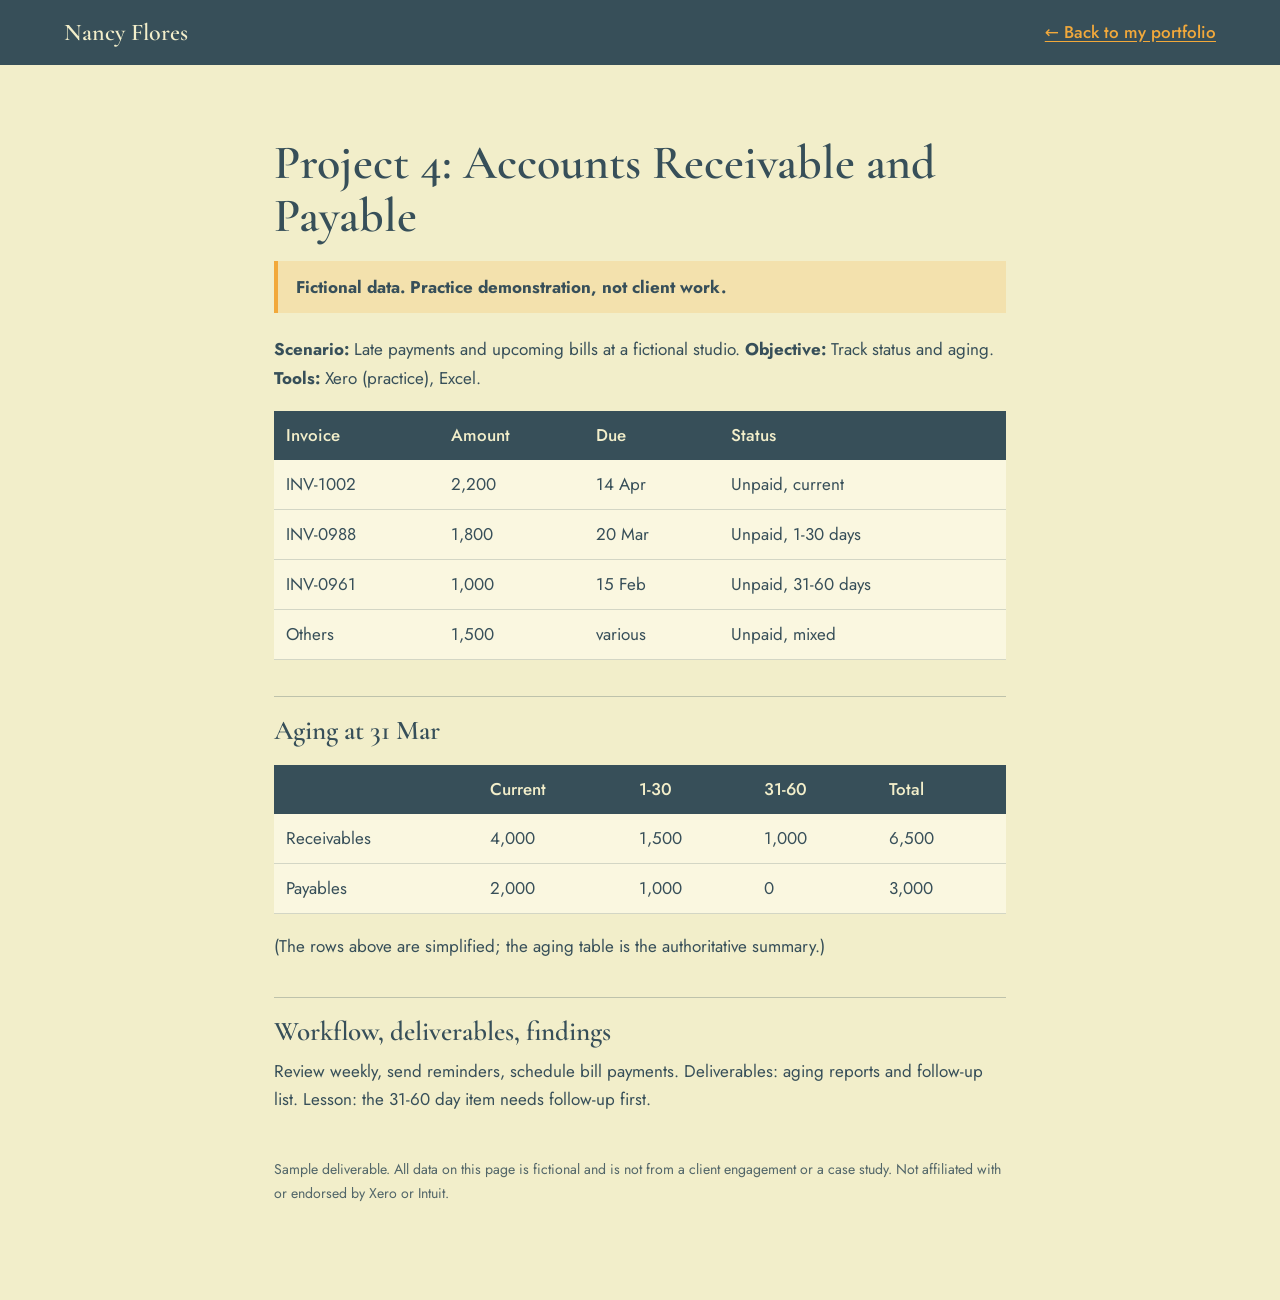
<file: projects/accounts-receivable-payable.html>
<!DOCTYPE html><html lang="en"><head><meta charset="utf-8"><meta name="viewport" content="width=device-width,initial-scale=1"><meta name="color-scheme" content="light"><meta name="theme-color" content="#374f59">
<title>Project 4: Accounts Receivable and Payable | Nancy Flores | Sample deliverable (fictional data)</title>
<link rel="stylesheet" href="https://fonts.googleapis.com/css2?family=Cormorant+Garamond:ital,wght@0,500;0,600;0,700;1,500&family=Jost:wght@400;500;600&display=swap">
<style>
:root{color-scheme:light}*{box-sizing:border-box}
body{margin:0;background:#f2eeca;color:#374f59;font:400 17px/1.7 Jost,system-ui,sans-serif}
.bar{background:#374f59;color:#f2eeca;padding:18px 5vw;display:flex;justify-content:space-between;align-items:center;gap:16px;flex-wrap:wrap}
.bar b{font:600 1.5rem 'Cormorant Garamond',Georgia,serif}
.bar a{color:#F2A93B;text-decoration:underline;text-underline-offset:3px;font-weight:500}
main{max-width:860px;margin:0 auto;padding:clamp(40px,7vw,72px) 5vw 80px}
h1{font:600 clamp(2rem,5vw,3rem)/1.1 'Cormorant Garamond',Georgia,serif;margin:0 0 18px}
h2{font:600 1.7rem/1.2 'Cormorant Garamond',Georgia,serif;margin:36px 0 8px;padding-top:18px;border-top:1px solid rgba(55,79,89,.28)}
blockquote{margin:0 0 22px;padding:12px 18px;border-left:4px solid #F2A93B;background:rgba(242,169,59,.2)}blockquote p{margin:0}
p{margin:0 0 14px}a{color:#374f59}
.tw{overflow-x:auto;margin:18px 0}table{border-collapse:collapse;width:100%;min-width:420px;background:#faf7e0}
th{background:#374f59;color:#f2eeca;text-align:left;font-weight:500;padding:10px 12px}td{padding:10px 12px;border-bottom:1px solid rgba(55,79,89,.2)}
ul,ol{padding-left:22px}code{background:rgba(55,79,89,.1);padding:1px 6px;border-radius:4px}
.ft{margin-top:44px;font-size:.88rem;opacity:.85}
</style></head><body>
<div class="bar"><b>Nancy Flores</b><a href="../index.html#work">&larr; Back to my portfolio</a></div>
<main>
<h1>Project 4: Accounts Receivable and Payable</h1>
<blockquote>
<p><strong>Fictional data. Practice demonstration, not client work.</strong></p>
</blockquote>
<p><strong>Scenario:</strong> Late payments and upcoming bills at a fictional studio. <strong>Objective:</strong> Track status and aging. <strong>Tools:</strong> Xero (practice), Excel.</p>
<div class="tw"><table>
<thead>
<tr>
<th>Invoice</th>
<th>Amount</th>
<th>Due</th>
<th>Status</th>
</tr>
</thead>
<tbody>
<tr>
<td>INV-1002</td>
<td>2,200</td>
<td>14 Apr</td>
<td>Unpaid, current</td>
</tr>
<tr>
<td>INV-0988</td>
<td>1,800</td>
<td>20 Mar</td>
<td>Unpaid, 1-30 days</td>
</tr>
<tr>
<td>INV-0961</td>
<td>1,000</td>
<td>15 Feb</td>
<td>Unpaid, 31-60 days</td>
</tr>
<tr>
<td>Others</td>
<td>1,500</td>
<td>various</td>
<td>Unpaid, mixed</td>
</tr>
</tbody>
</table></div>
<h2>Aging at 31 Mar</h2>
<div class="tw"><table>
<thead>
<tr>
<th></th>
<th>Current</th>
<th>1-30</th>
<th>31-60</th>
<th>Total</th>
</tr>
</thead>
<tbody>
<tr>
<td>Receivables</td>
<td>4,000</td>
<td>1,500</td>
<td>1,000</td>
<td>6,500</td>
</tr>
<tr>
<td>Payables</td>
<td>2,000</td>
<td>1,000</td>
<td>0</td>
<td>3,000</td>
</tr>
</tbody>
</table></div>
<p>(The rows above are simplified; the aging table is the authoritative summary.)</p>
<h2>Workflow, deliverables, findings</h2>
<p>Review weekly, send reminders, schedule bill payments. Deliverables: aging reports and follow-up list. Lesson: the 31-60 day item needs follow-up first.</p>
<p class="ft">Sample deliverable. All data on this page is fictional and is not from a client engagement or a case study. Not affiliated with or endorsed by Xero or Intuit.</p>
</main></body></html>
</file>
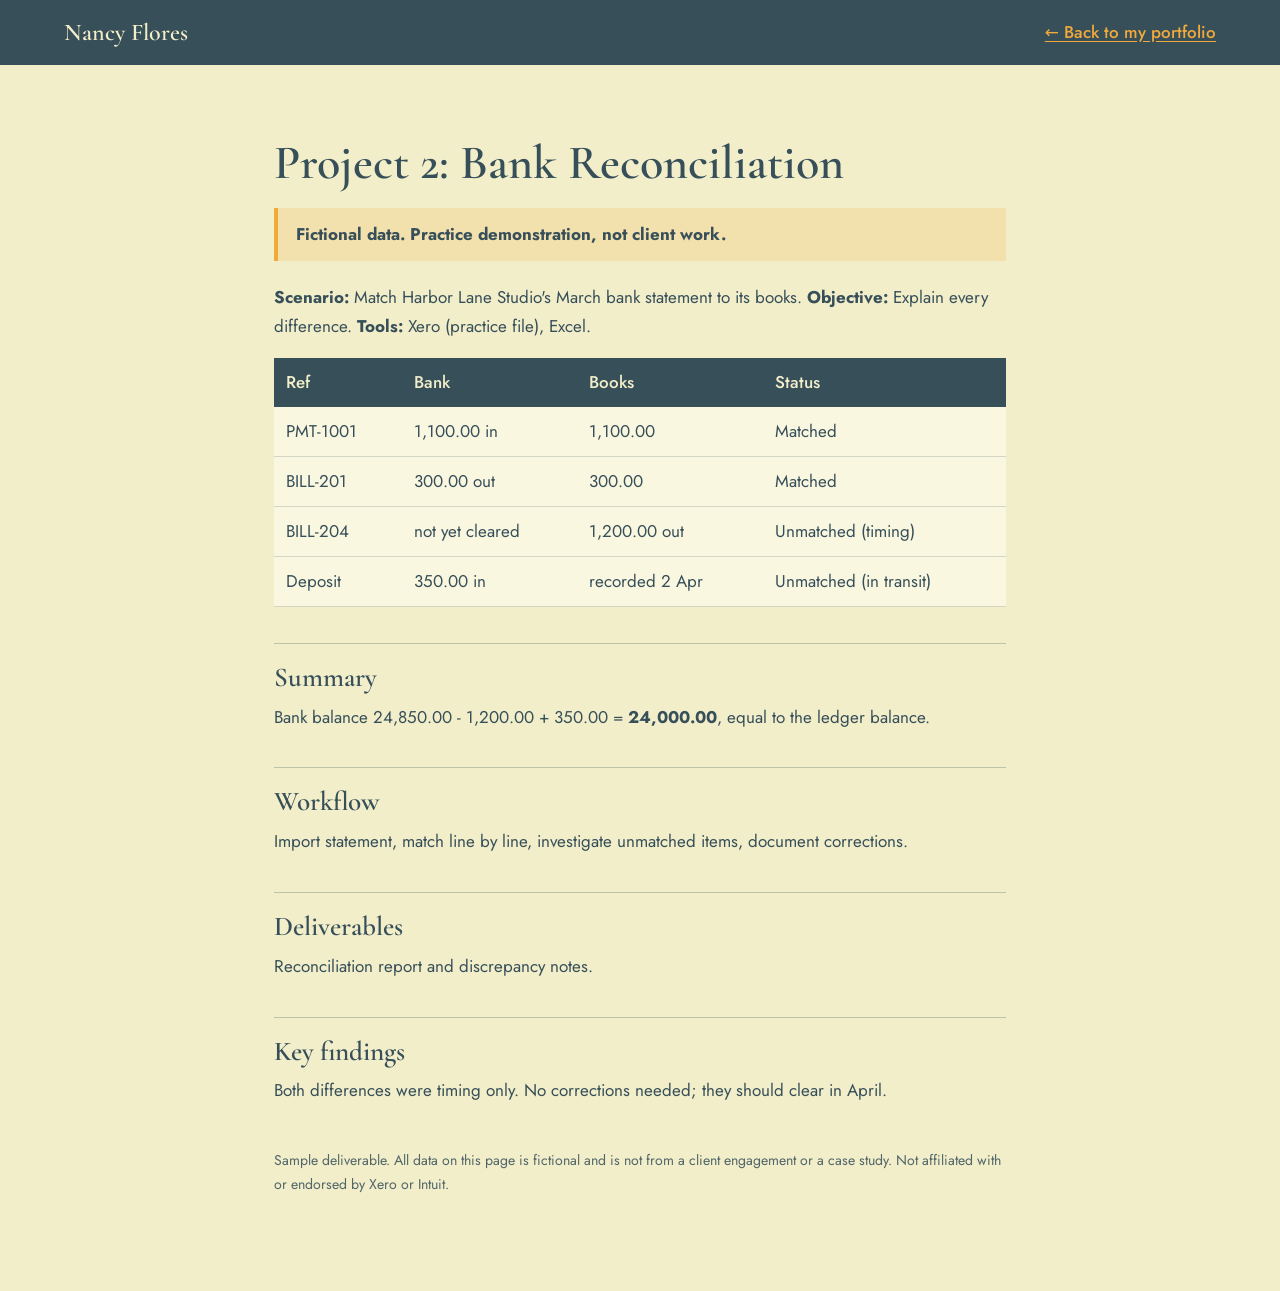
<file: projects/bank-reconciliation.html>
<!DOCTYPE html><html lang="en"><head><meta charset="utf-8"><meta name="viewport" content="width=device-width,initial-scale=1"><meta name="color-scheme" content="light"><meta name="theme-color" content="#374f59">
<title>Project 2: Bank Reconciliation | Nancy Flores | Sample deliverable (fictional data)</title>
<link rel="stylesheet" href="https://fonts.googleapis.com/css2?family=Cormorant+Garamond:ital,wght@0,500;0,600;0,700;1,500&family=Jost:wght@400;500;600&display=swap">
<style>
:root{color-scheme:light}*{box-sizing:border-box}
body{margin:0;background:#f2eeca;color:#374f59;font:400 17px/1.7 Jost,system-ui,sans-serif}
.bar{background:#374f59;color:#f2eeca;padding:18px 5vw;display:flex;justify-content:space-between;align-items:center;gap:16px;flex-wrap:wrap}
.bar b{font:600 1.5rem 'Cormorant Garamond',Georgia,serif}
.bar a{color:#F2A93B;text-decoration:underline;text-underline-offset:3px;font-weight:500}
main{max-width:860px;margin:0 auto;padding:clamp(40px,7vw,72px) 5vw 80px}
h1{font:600 clamp(2rem,5vw,3rem)/1.1 'Cormorant Garamond',Georgia,serif;margin:0 0 18px}
h2{font:600 1.7rem/1.2 'Cormorant Garamond',Georgia,serif;margin:36px 0 8px;padding-top:18px;border-top:1px solid rgba(55,79,89,.28)}
blockquote{margin:0 0 22px;padding:12px 18px;border-left:4px solid #F2A93B;background:rgba(242,169,59,.2)}blockquote p{margin:0}
p{margin:0 0 14px}a{color:#374f59}
.tw{overflow-x:auto;margin:18px 0}table{border-collapse:collapse;width:100%;min-width:420px;background:#faf7e0}
th{background:#374f59;color:#f2eeca;text-align:left;font-weight:500;padding:10px 12px}td{padding:10px 12px;border-bottom:1px solid rgba(55,79,89,.2)}
ul,ol{padding-left:22px}code{background:rgba(55,79,89,.1);padding:1px 6px;border-radius:4px}
.ft{margin-top:44px;font-size:.88rem;opacity:.85}
</style></head><body>
<div class="bar"><b>Nancy Flores</b><a href="../index.html#work">&larr; Back to my portfolio</a></div>
<main>
<h1>Project 2: Bank Reconciliation</h1>
<blockquote>
<p><strong>Fictional data. Practice demonstration, not client work.</strong></p>
</blockquote>
<p><strong>Scenario:</strong> Match Harbor Lane Studio's March bank statement to its books. <strong>Objective:</strong> Explain every difference. <strong>Tools:</strong> Xero (practice file), Excel.</p>
<div class="tw"><table>
<thead>
<tr>
<th>Ref</th>
<th>Bank</th>
<th>Books</th>
<th>Status</th>
</tr>
</thead>
<tbody>
<tr>
<td>PMT-1001</td>
<td>1,100.00 in</td>
<td>1,100.00</td>
<td>Matched</td>
</tr>
<tr>
<td>BILL-201</td>
<td>300.00 out</td>
<td>300.00</td>
<td>Matched</td>
</tr>
<tr>
<td>BILL-204</td>
<td>not yet cleared</td>
<td>1,200.00 out</td>
<td>Unmatched (timing)</td>
</tr>
<tr>
<td>Deposit</td>
<td>350.00 in</td>
<td>recorded 2 Apr</td>
<td>Unmatched (in transit)</td>
</tr>
</tbody>
</table></div>
<h2>Summary</h2>
<p>Bank balance 24,850.00 - 1,200.00 + 350.00 = <strong>24,000.00</strong>, equal to the ledger balance.</p>
<h2>Workflow</h2>
<p>Import statement, match line by line, investigate unmatched items, document corrections.</p>
<h2>Deliverables</h2>
<p>Reconciliation report and discrepancy notes.</p>
<h2>Key findings</h2>
<p>Both differences were timing only. No corrections needed; they should clear in April.</p>
<p class="ft">Sample deliverable. All data on this page is fictional and is not from a client engagement or a case study. Not affiliated with or endorsed by Xero or Intuit.</p>
</main></body></html>
</file>
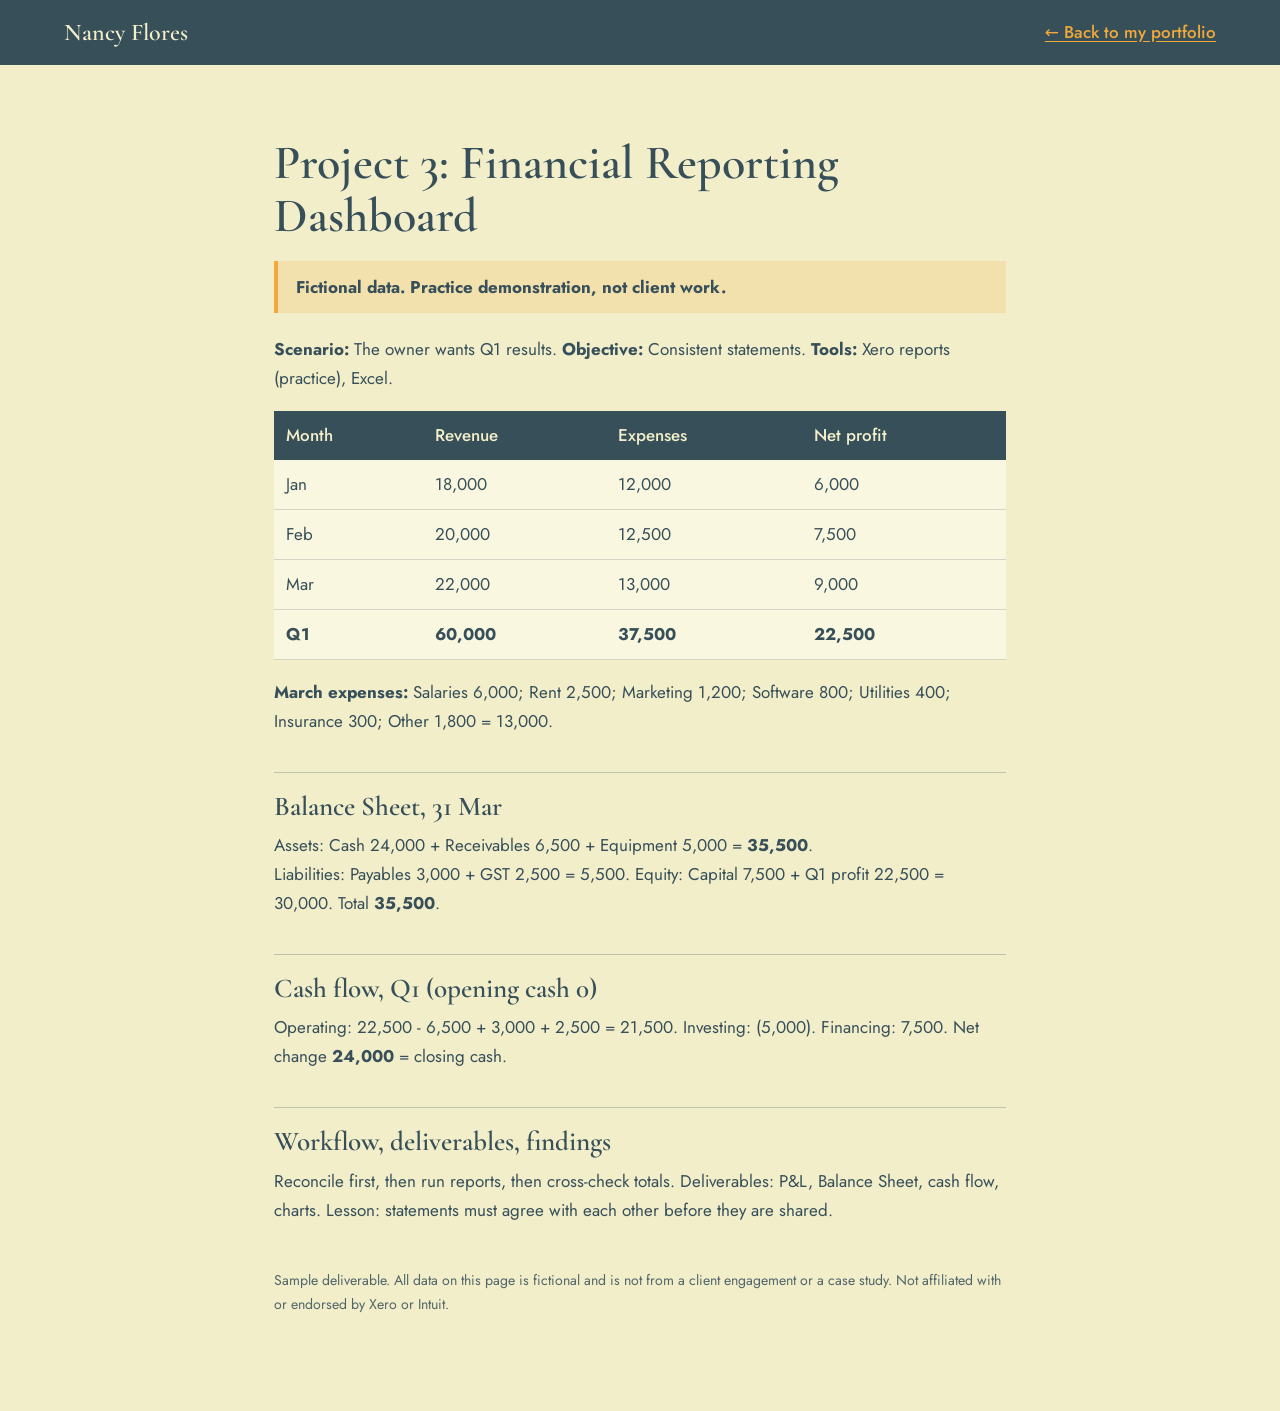
<file: projects/financial-reporting.html>
<!DOCTYPE html><html lang="en"><head><meta charset="utf-8"><meta name="viewport" content="width=device-width,initial-scale=1"><meta name="color-scheme" content="light"><meta name="theme-color" content="#374f59">
<title>Project 3: Financial Reporting Dashboard | Nancy Flores | Sample deliverable (fictional data)</title>
<link rel="stylesheet" href="https://fonts.googleapis.com/css2?family=Cormorant+Garamond:ital,wght@0,500;0,600;0,700;1,500&family=Jost:wght@400;500;600&display=swap">
<style>
:root{color-scheme:light}*{box-sizing:border-box}
body{margin:0;background:#f2eeca;color:#374f59;font:400 17px/1.7 Jost,system-ui,sans-serif}
.bar{background:#374f59;color:#f2eeca;padding:18px 5vw;display:flex;justify-content:space-between;align-items:center;gap:16px;flex-wrap:wrap}
.bar b{font:600 1.5rem 'Cormorant Garamond',Georgia,serif}
.bar a{color:#F2A93B;text-decoration:underline;text-underline-offset:3px;font-weight:500}
main{max-width:860px;margin:0 auto;padding:clamp(40px,7vw,72px) 5vw 80px}
h1{font:600 clamp(2rem,5vw,3rem)/1.1 'Cormorant Garamond',Georgia,serif;margin:0 0 18px}
h2{font:600 1.7rem/1.2 'Cormorant Garamond',Georgia,serif;margin:36px 0 8px;padding-top:18px;border-top:1px solid rgba(55,79,89,.28)}
blockquote{margin:0 0 22px;padding:12px 18px;border-left:4px solid #F2A93B;background:rgba(242,169,59,.2)}blockquote p{margin:0}
p{margin:0 0 14px}a{color:#374f59}
.tw{overflow-x:auto;margin:18px 0}table{border-collapse:collapse;width:100%;min-width:420px;background:#faf7e0}
th{background:#374f59;color:#f2eeca;text-align:left;font-weight:500;padding:10px 12px}td{padding:10px 12px;border-bottom:1px solid rgba(55,79,89,.2)}
ul,ol{padding-left:22px}code{background:rgba(55,79,89,.1);padding:1px 6px;border-radius:4px}
.ft{margin-top:44px;font-size:.88rem;opacity:.85}
</style></head><body>
<div class="bar"><b>Nancy Flores</b><a href="../index.html#work">&larr; Back to my portfolio</a></div>
<main>
<h1>Project 3: Financial Reporting Dashboard</h1>
<blockquote>
<p><strong>Fictional data. Practice demonstration, not client work.</strong></p>
</blockquote>
<p><strong>Scenario:</strong> The owner wants Q1 results. <strong>Objective:</strong> Consistent statements. <strong>Tools:</strong> Xero reports (practice), Excel.</p>
<div class="tw"><table>
<thead>
<tr>
<th>Month</th>
<th>Revenue</th>
<th>Expenses</th>
<th>Net profit</th>
</tr>
</thead>
<tbody>
<tr>
<td>Jan</td>
<td>18,000</td>
<td>12,000</td>
<td>6,000</td>
</tr>
<tr>
<td>Feb</td>
<td>20,000</td>
<td>12,500</td>
<td>7,500</td>
</tr>
<tr>
<td>Mar</td>
<td>22,000</td>
<td>13,000</td>
<td>9,000</td>
</tr>
<tr>
<td><strong>Q1</strong></td>
<td><strong>60,000</strong></td>
<td><strong>37,500</strong></td>
<td><strong>22,500</strong></td>
</tr>
</tbody>
</table></div>
<p><strong>March expenses:</strong> Salaries 6,000; Rent 2,500; Marketing 1,200; Software 800; Utilities 400; Insurance 300; Other 1,800 = 13,000.</p>
<h2>Balance Sheet, 31 Mar</h2>
<p>Assets: Cash 24,000 + Receivables 6,500 + Equipment 5,000 = <strong>35,500</strong>.<br />
Liabilities: Payables 3,000 + GST 2,500 = 5,500. Equity: Capital 7,500 + Q1 profit 22,500 = 30,000. Total <strong>35,500</strong>.</p>
<h2>Cash flow, Q1 (opening cash 0)</h2>
<p>Operating: 22,500 - 6,500 + 3,000 + 2,500 = 21,500. Investing: (5,000). Financing: 7,500. Net change <strong>24,000</strong> = closing cash.</p>
<h2>Workflow, deliverables, findings</h2>
<p>Reconcile first, then run reports, then cross-check totals. Deliverables: P&amp;L, Balance Sheet, cash flow, charts. Lesson: statements must agree with each other before they are shared.</p>
<p class="ft">Sample deliverable. All data on this page is fictional and is not from a client engagement or a case study. Not affiliated with or endorsed by Xero or Intuit.</p>
</main></body></html>
</file>
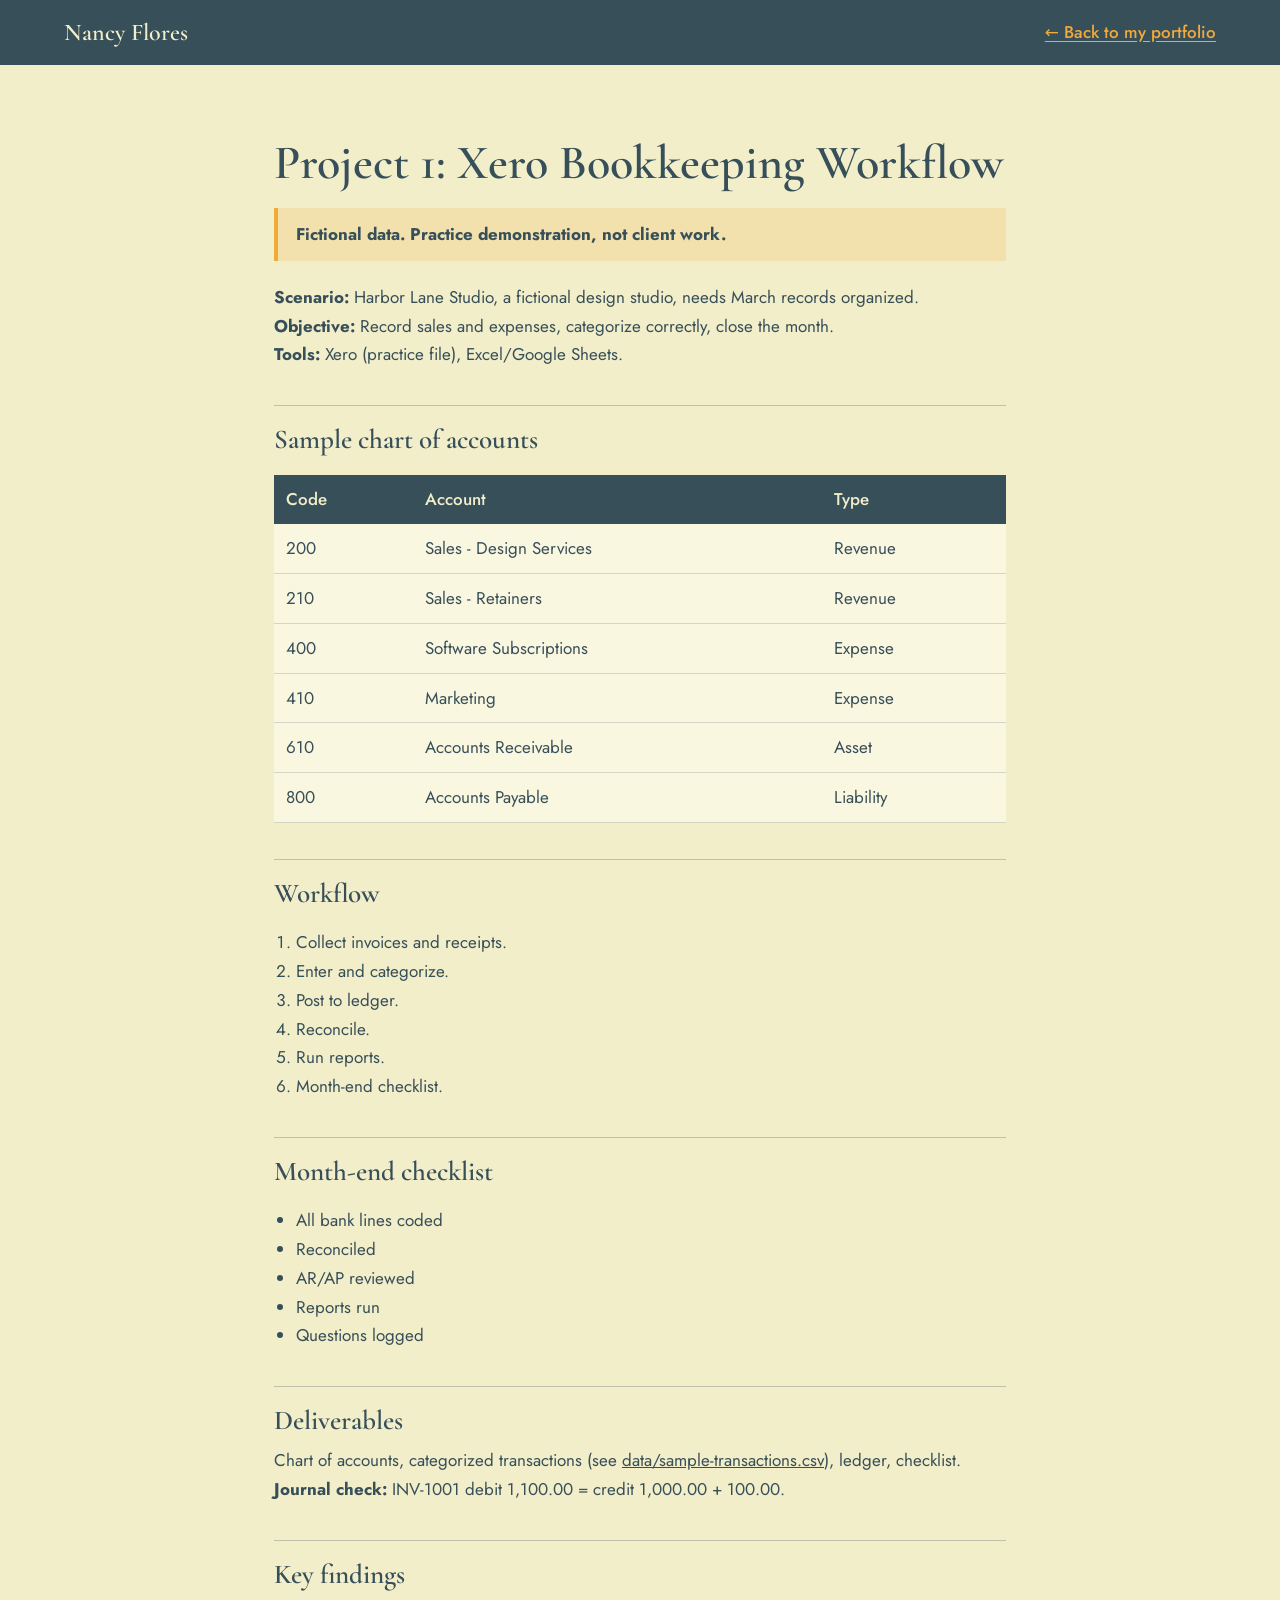
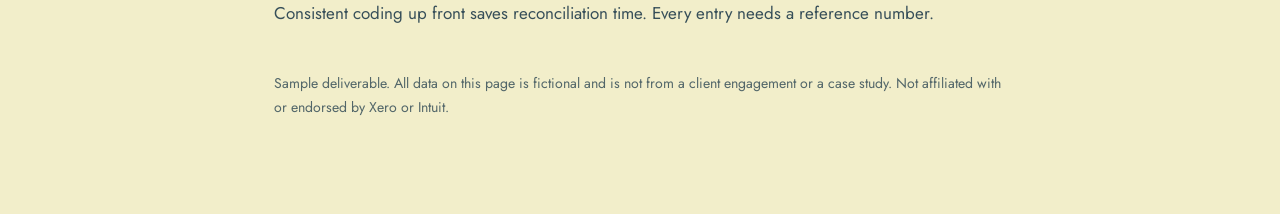
<file: projects/xero-bookkeeping-workflow.html>
<!DOCTYPE html><html lang="en"><head><meta charset="utf-8"><meta name="viewport" content="width=device-width,initial-scale=1"><meta name="color-scheme" content="light"><meta name="theme-color" content="#374f59">
<title>Project 1: Xero Bookkeeping Workflow | Nancy Flores | Sample deliverable (fictional data)</title>
<link rel="stylesheet" href="https://fonts.googleapis.com/css2?family=Cormorant+Garamond:ital,wght@0,500;0,600;0,700;1,500&family=Jost:wght@400;500;600&display=swap">
<style>
:root{color-scheme:light}*{box-sizing:border-box}
body{margin:0;background:#f2eeca;color:#374f59;font:400 17px/1.7 Jost,system-ui,sans-serif}
.bar{background:#374f59;color:#f2eeca;padding:18px 5vw;display:flex;justify-content:space-between;align-items:center;gap:16px;flex-wrap:wrap}
.bar b{font:600 1.5rem 'Cormorant Garamond',Georgia,serif}
.bar a{color:#F2A93B;text-decoration:underline;text-underline-offset:3px;font-weight:500}
main{max-width:860px;margin:0 auto;padding:clamp(40px,7vw,72px) 5vw 80px}
h1{font:600 clamp(2rem,5vw,3rem)/1.1 'Cormorant Garamond',Georgia,serif;margin:0 0 18px}
h2{font:600 1.7rem/1.2 'Cormorant Garamond',Georgia,serif;margin:36px 0 8px;padding-top:18px;border-top:1px solid rgba(55,79,89,.28)}
blockquote{margin:0 0 22px;padding:12px 18px;border-left:4px solid #F2A93B;background:rgba(242,169,59,.2)}blockquote p{margin:0}
p{margin:0 0 14px}a{color:#374f59}
.tw{overflow-x:auto;margin:18px 0}table{border-collapse:collapse;width:100%;min-width:420px;background:#faf7e0}
th{background:#374f59;color:#f2eeca;text-align:left;font-weight:500;padding:10px 12px}td{padding:10px 12px;border-bottom:1px solid rgba(55,79,89,.2)}
ul,ol{padding-left:22px}code{background:rgba(55,79,89,.1);padding:1px 6px;border-radius:4px}
.ft{margin-top:44px;font-size:.88rem;opacity:.85}
</style></head><body>
<div class="bar"><b>Nancy Flores</b><a href="../index.html#work">&larr; Back to my portfolio</a></div>
<main>
<h1>Project 1: Xero Bookkeeping Workflow</h1>
<blockquote>
<p><strong>Fictional data. Practice demonstration, not client work.</strong></p>
</blockquote>
<p><strong>Scenario:</strong> Harbor Lane Studio, a fictional design studio, needs March records organized.<br />
<strong>Objective:</strong> Record sales and expenses, categorize correctly, close the month.<br />
<strong>Tools:</strong> Xero (practice file), Excel/Google Sheets.</p>
<h2>Sample chart of accounts</h2>
<div class="tw"><table>
<thead>
<tr>
<th>Code</th>
<th>Account</th>
<th>Type</th>
</tr>
</thead>
<tbody>
<tr>
<td>200</td>
<td>Sales - Design Services</td>
<td>Revenue</td>
</tr>
<tr>
<td>210</td>
<td>Sales - Retainers</td>
<td>Revenue</td>
</tr>
<tr>
<td>400</td>
<td>Software Subscriptions</td>
<td>Expense</td>
</tr>
<tr>
<td>410</td>
<td>Marketing</td>
<td>Expense</td>
</tr>
<tr>
<td>610</td>
<td>Accounts Receivable</td>
<td>Asset</td>
</tr>
<tr>
<td>800</td>
<td>Accounts Payable</td>
<td>Liability</td>
</tr>
</tbody>
</table></div>
<h2>Workflow</h2>
<ol>
<li>Collect invoices and receipts.</li>
<li>Enter and categorize.</li>
<li>Post to ledger.</li>
<li>Reconcile.</li>
<li>Run reports.</li>
<li>Month-end checklist.</li>
</ol>
<h2>Month-end checklist</h2>
<ul>
<li>All bank lines coded</li>
<li>Reconciled</li>
<li>AR/AP reviewed</li>
<li>Reports run</li>
<li>Questions logged</li>
</ul>
<h2>Deliverables</h2>
<p>Chart of accounts, categorized transactions (see <a href="../data/sample-transactions.csv">data/sample-transactions.csv</a>), ledger, checklist.<br />
<strong>Journal check:</strong> INV-1001 debit 1,100.00 = credit 1,000.00 + 100.00.</p>
<h2>Key findings</h2>
<p>Consistent coding up front saves reconciliation time. Every entry needs a reference number.</p>
<p class="ft">Sample deliverable. All data on this page is fictional and is not from a client engagement or a case study. Not affiliated with or endorsed by Xero or Intuit.</p>
</main></body></html>
</file>
<file: css/style.css>
@import url('https://fonts.googleapis.com/css2?family=Cormorant+Garamond:ital,wght@0,400;0,500;0,600;0,700;1,400;1,500;1,600&family=Jost:wght@300;400;500;600&display=swap');
:root{--ink:#374f59;--sand:#F2A93B;--paper:#f2eeca;--mute:#5f5f5f;--white:#faf7e0;--blue:#F2A93B}
*{box-sizing:border-box}html{scroll-behavior:smooth;scroll-padding-top:90px}
body{margin:0;font:400 17px/1.75 Jost,system-ui,sans-serif;color:var(--ink);background:var(--paper)}
h1,h2,h3,nav,.btn,.tag,table,button{font-family:Jost,system-ui,sans-serif}
h1,h2{font-family:'Cormorant Garamond',Georgia,serif;font-weight:700}
h1{font-size:clamp(2.6rem,6vw,4.6rem);line-height:1.05;margin:.25em 0}h2{font-size:clamp(2.2rem,4vw,3.3rem);line-height:1.12;margin:0 0 .4em}
section{padding:80px 5vw;max-width:1320px;margin:auto}
main>section{max-width:none;padding-left:max(5vw,calc((100% - 1320px)/2));padding-right:max(5vw,calc((100% - 1320px)/2))}
.alt{max-width:none}.alt>section{padding:80px 5vw;max-width:1320px!important}
main section>p{max-width:84ch}
main>:nth-child(odd){background:var(--ink);color:var(--paper)}
main>:nth-child(even){background:var(--paper);color:var(--ink)}
main a:not(.btn){color:var(--ink);text-decoration:underline}
main>:nth-child(odd) a:not(.btn){color:var(--sand)}
header{position:sticky;top:0;background:var(--ink);z-index:9;display:flex;justify-content:space-between;align-items:center;padding:20px 5vw;border-bottom:1px solid #4d6874}
header a{color:var(--paper);text-decoration:none}
header>a:first-child{font:500 1.9rem/1 'Cormorant Garamond',Georgia,serif;letter-spacing:.02em}
nav{display:flex;align-items:center;gap:30px;font:500 .95rem Jost,system-ui,sans-serif;letter-spacing:.14em;text-transform:uppercase}
nav a{position:relative}nav a:hover{color:var(--sand)}
nav a::after{content:"";position:absolute;left:0;bottom:-6px;height:2px;width:0;background:var(--sand);transition:width .25s ease}nav a:hover::after{width:100%}
nav a.hire{background:var(--sand);color:var(--ink);padding:13px 24px;font-weight:600}nav a.hire::after{display:none}nav a.hire:hover{background:var(--paper);color:var(--ink)}
#menu{display:none;background:none;color:var(--paper);border:1px solid var(--sand);padding:8px 14px}
.hero{display:grid;grid-template-columns:1.4fr 1fr;gap:50px;align-items:center}
.hero .btn{border-color:var(--paper);color:var(--paper)}.hero .btn.p{background:var(--sand);border-color:var(--sand);color:var(--ink)}.hero .btn:hover{background:var(--paper);border-color:var(--paper);color:var(--ink)}
.portrait{width:100%;max-width:400px;aspect-ratio:4/5;object-fit:cover;object-position:center 20%;border-radius:14px;border:8px solid var(--paper);box-shadow:-18px 18px 0 var(--sand);justify-self:center}
.btn{display:inline-block;padding:15px 28px;margin:6px 10px 6px 0;text-decoration:none;border:2px solid var(--ink);color:var(--ink);font:500 .85rem Jost,system-ui,sans-serif;letter-spacing:.14em;text-transform:uppercase;transition:.2s}
.btn.p{background:var(--ink);color:var(--paper)}.btn:hover{background:var(--sand);color:var(--ink)}
.tag{font-size:.75rem;padding:3px 9px;border-radius:99px;background:var(--sand);color:var(--ink);display:inline-block}.tag.b{background:var(--ink);color:var(--paper)}
main>:nth-child(odd) .tag.b{background:var(--paper);color:var(--ink)}
main .card .tag.b{background:var(--ink);color:var(--paper)}
main .hero .tag.b{background:var(--sand);color:var(--ink)}
.grid{display:grid;grid-template-columns:repeat(auto-fit,minmax(250px,1fr));gap:20px}
.card{background:var(--white);color:var(--ink);border:1px solid #e4dfd3;border-top:4px solid var(--sand);padding:22px}
.tabs{display:flex;flex-wrap:wrap;gap:8px;margin-bottom:20px}.tabs button{padding:10px 14px;border:1px solid var(--ink);background:none;color:var(--ink);cursor:pointer}
.tabs button[aria-selected=true]{background:var(--ink);color:var(--paper)}.panel[hidden]{display:none}
table{border-collapse:collapse;width:100%;font-size:.9rem;background:var(--white);color:var(--ink)}th,td{padding:8px 10px;border-bottom:1px solid #e4dfd3;text-align:left}th{background:var(--ink);color:var(--paper)}.num{text-align:right}
caption{color:inherit;text-align:left;padding:6px 0;font-weight:600}
.tw{overflow-x:auto}.bars{display:flex;align-items:flex-end;gap:14px;height:170px;border-bottom:2px solid var(--ink);padding:0 10px}
.bar{flex:1;display:flex;flex-direction:column;justify-content:flex-end;align-items:center;height:100%;font:.75rem Jost,system-ui}.bar i{width:100%;display:block;background:var(--ink)}.bar i.e{background:var(--sand)}
.pair{display:flex;gap:3px;align-items:flex-end;height:100%;width:100%}.pair i{flex:1}
.flow{display:grid;grid-template-columns:repeat(auto-fit,minmax(160px,1fr));gap:12px;counter-reset:s;list-style:none;padding:0}
.flow li{counter-increment:s;background:var(--white);color:var(--ink);padding:16px;border-left:4px solid var(--sand)}.flow li:before{content:counter(s);font:700 1.3rem Jost,system-ui;display:block;color:var(--ink)}
.note{font:.85rem Jost,system-ui;background:#fbe9c8;color:var(--ink);border-left:4px solid #F2A93B;padding:10px 14px;margin:16px 0}
footer{background:#2a3d45;color:var(--paper);text-align:center;padding:40px 5vw;font:.9rem Jost,system-ui;border-top:1px solid #4d6874}footer a{color:var(--sand)}
a:focus-visible,button:focus-visible{outline:3px solid var(--sand);outline-offset:2px}
main .sv-card,main .tl-card,main .ce,main .st-row,main .card,main .ab-stats div,main .flow li{transition:box-shadow .22s ease,border-color .22s ease}
main .sv-card:hover,main .tl-card:hover,main .ce:hover,main .st-row:hover,main .card:hover,main .ab-stats div:hover,main .flow li:hover{border-color:var(--sand);box-shadow:0 0 0 2px var(--sand),0 0 26px rgba(242,169,59,.45)}
main .cs:hover{box-shadow:-10px 10px 0 var(--sand),0 0 30px rgba(242,169,59,.5)}
main .cg-i:hover{box-shadow:-8px 8px 0 var(--sand),0 0 26px rgba(242,169,59,.5)}
@media(max-width:1100px){nav{gap:18px;font-size:.8rem}header>a:first-child{font-size:1.6rem}}
@media(max-width:760px){.hero{grid-template-columns:1fr}.portrait{box-shadow:-10px 10px 0 var(--sand)}#menu{display:block}nav{display:none;position:absolute;top:100%;left:0;right:0;background:var(--ink);flex-direction:column;align-items:flex-start;padding:16px 5vw;font-size:.9rem}nav.open{display:flex}}
@media(prefers-reduced-motion:reduce){*{transition:none!important;scroll-behavior:auto!important}}
</file>
